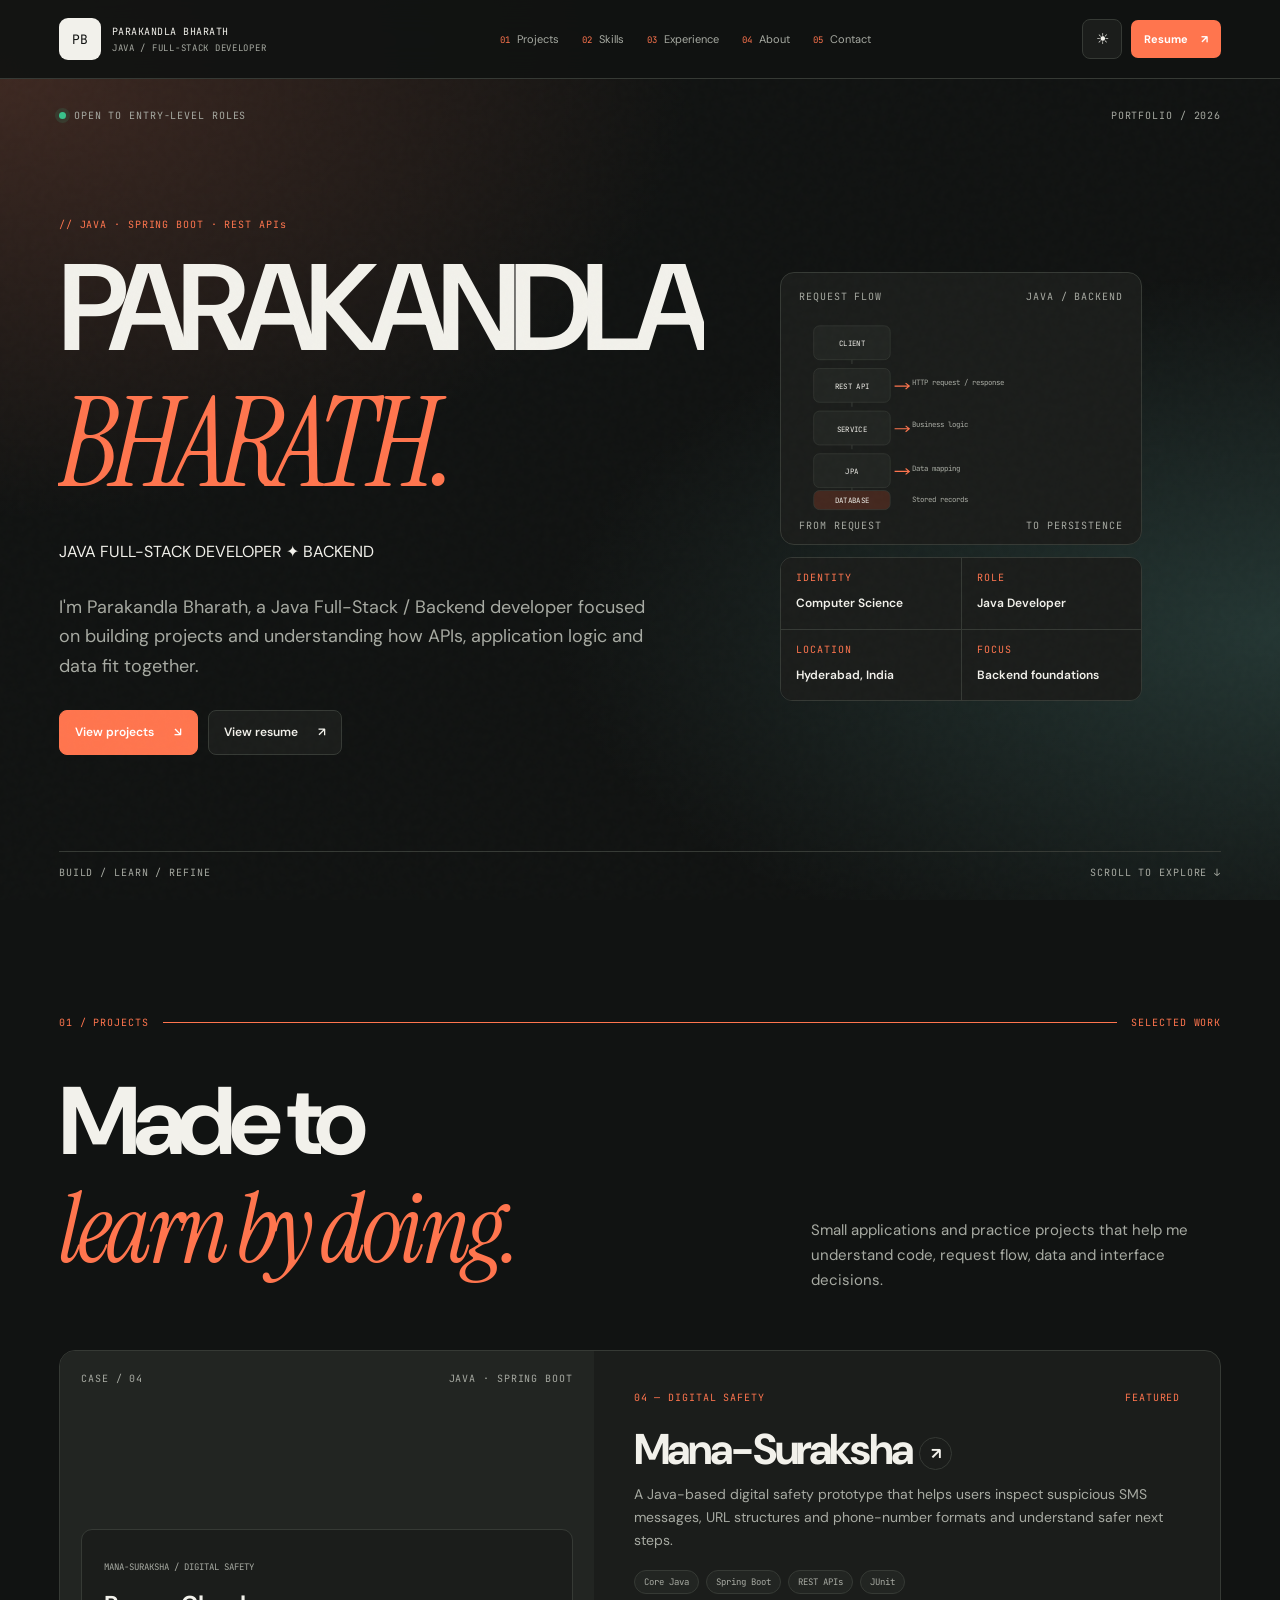
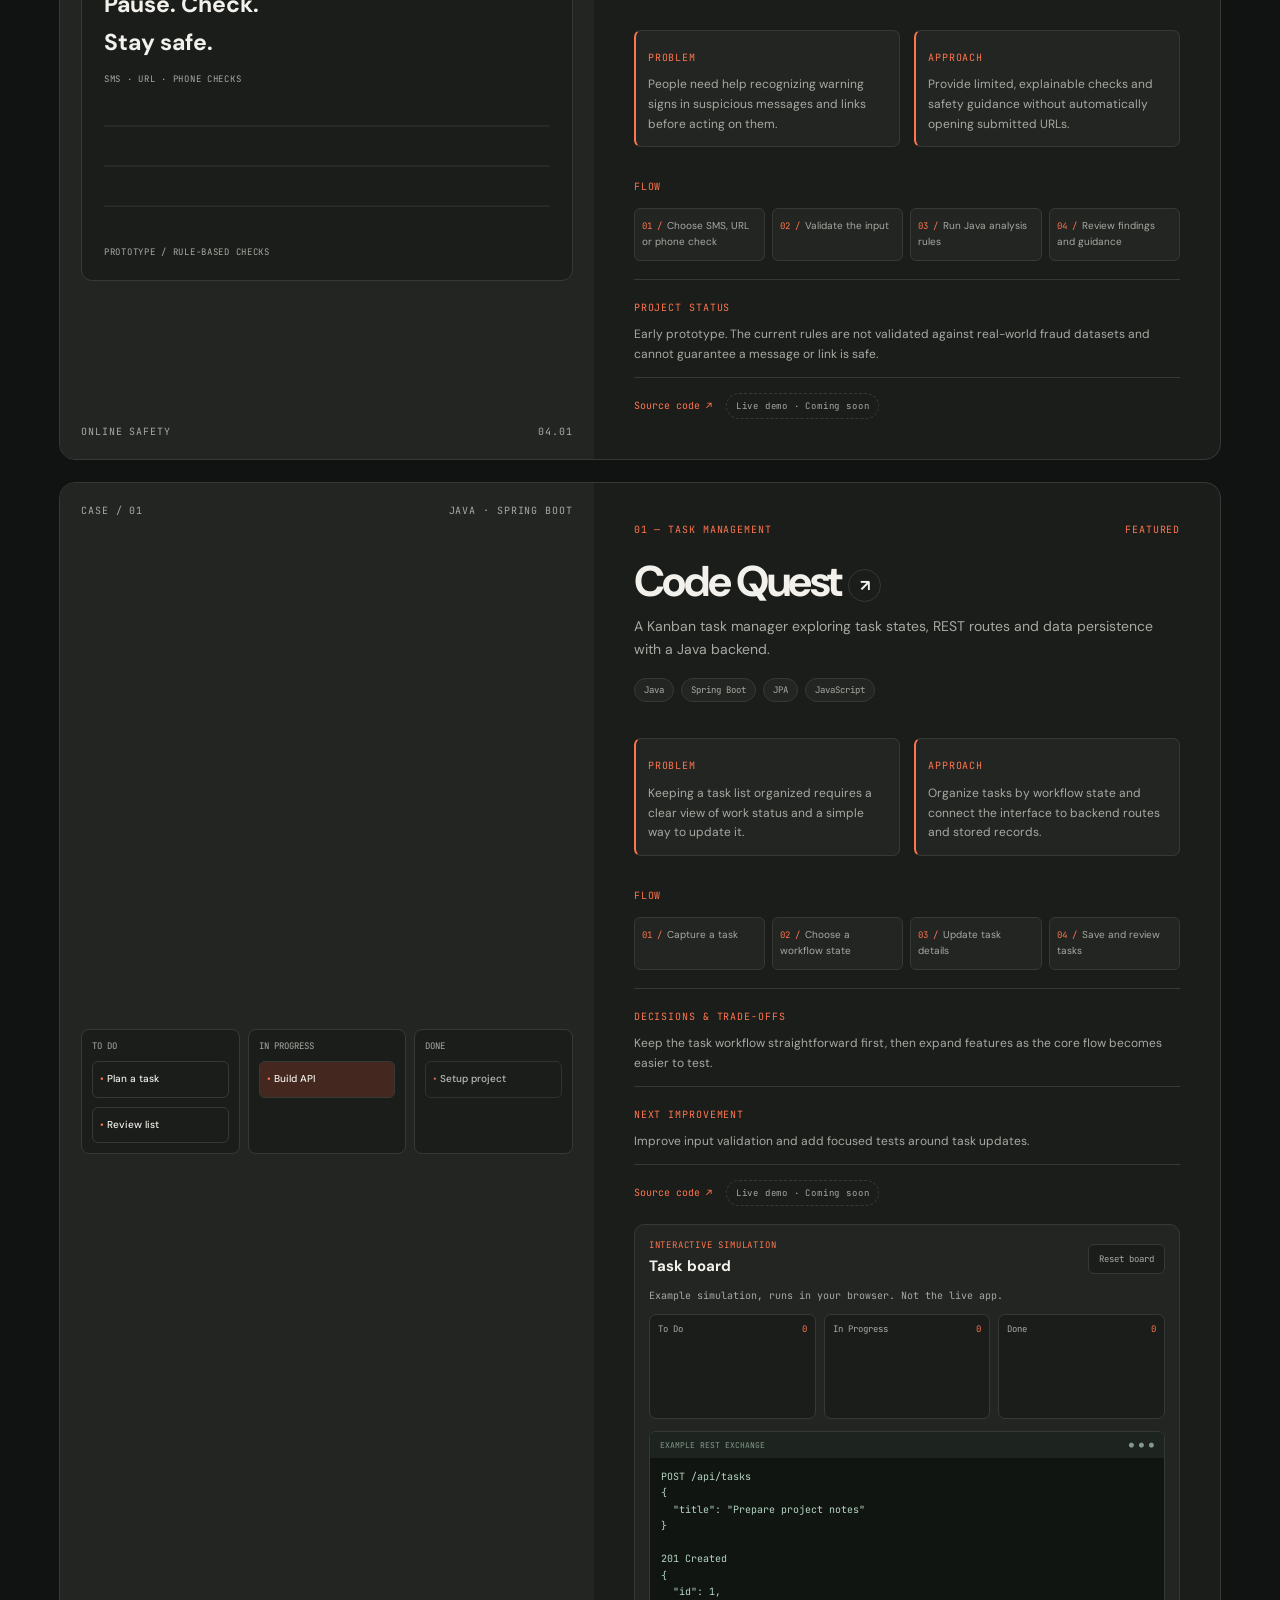
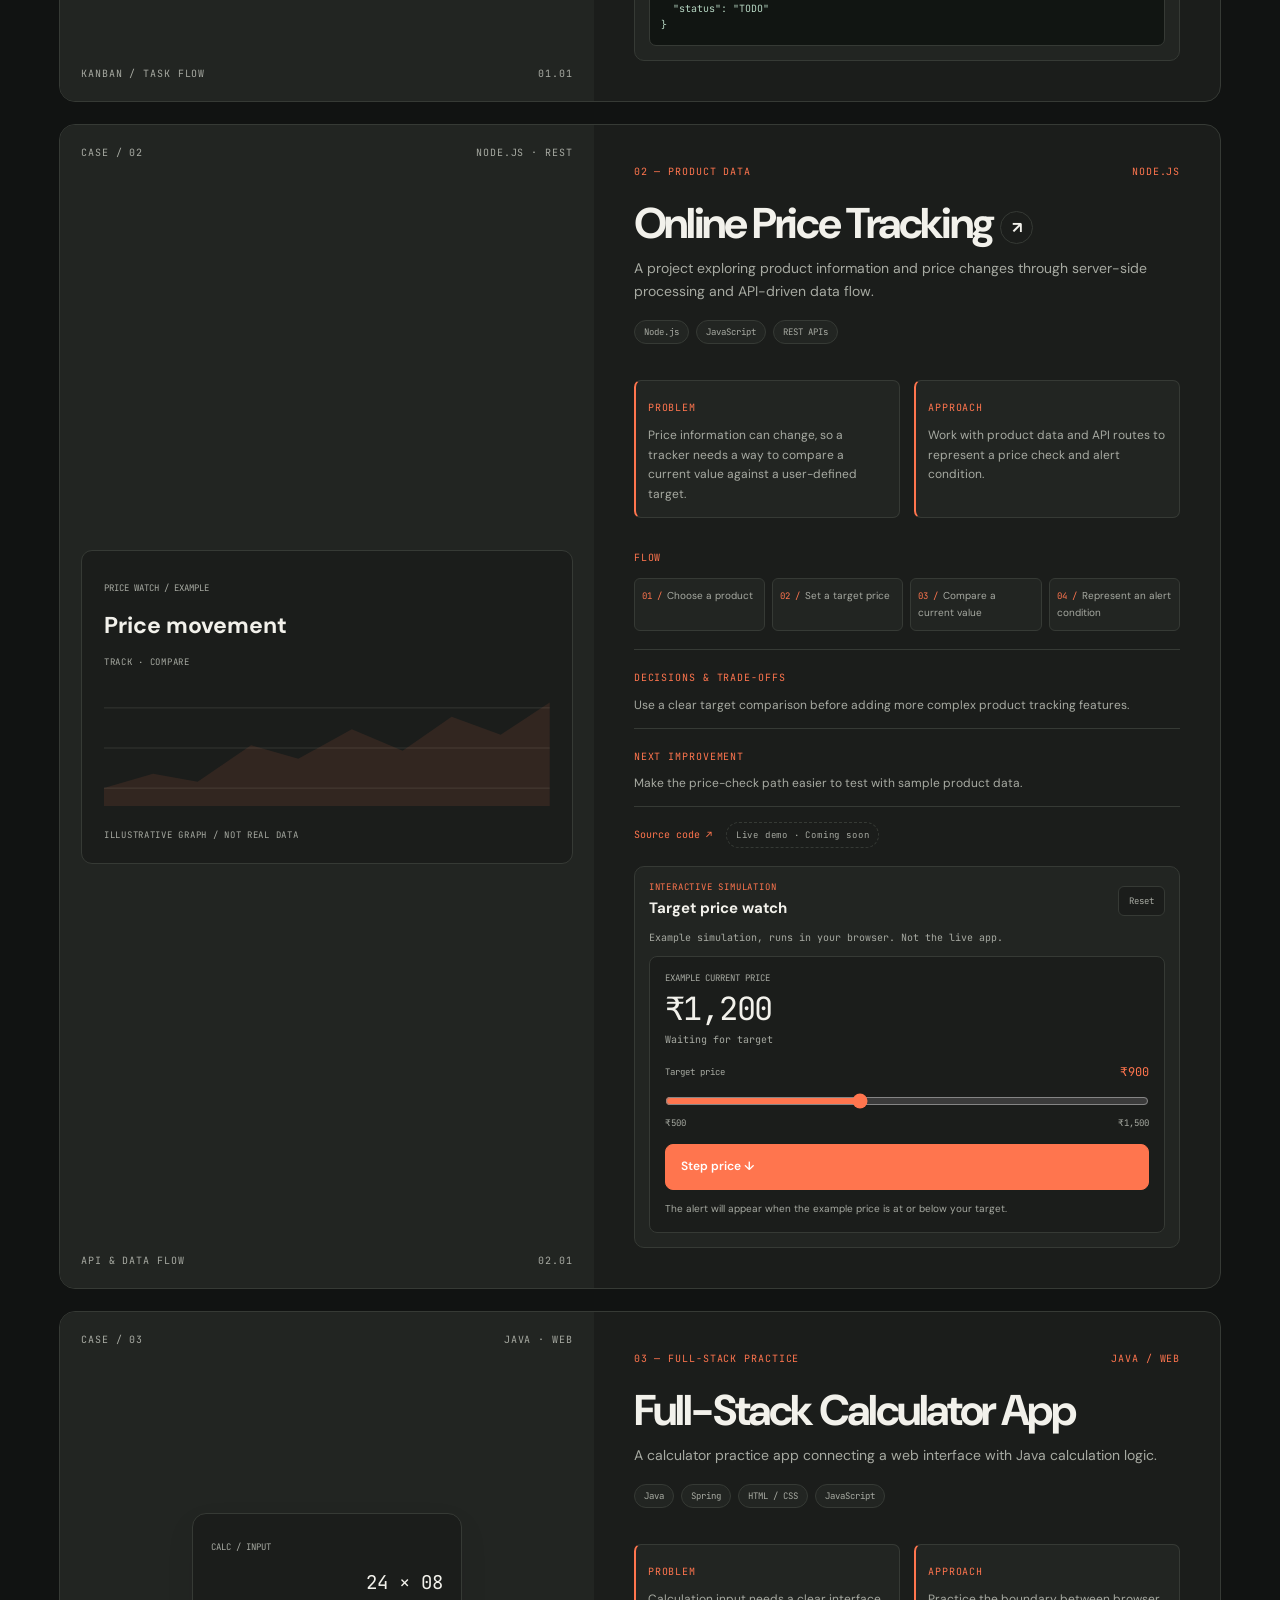
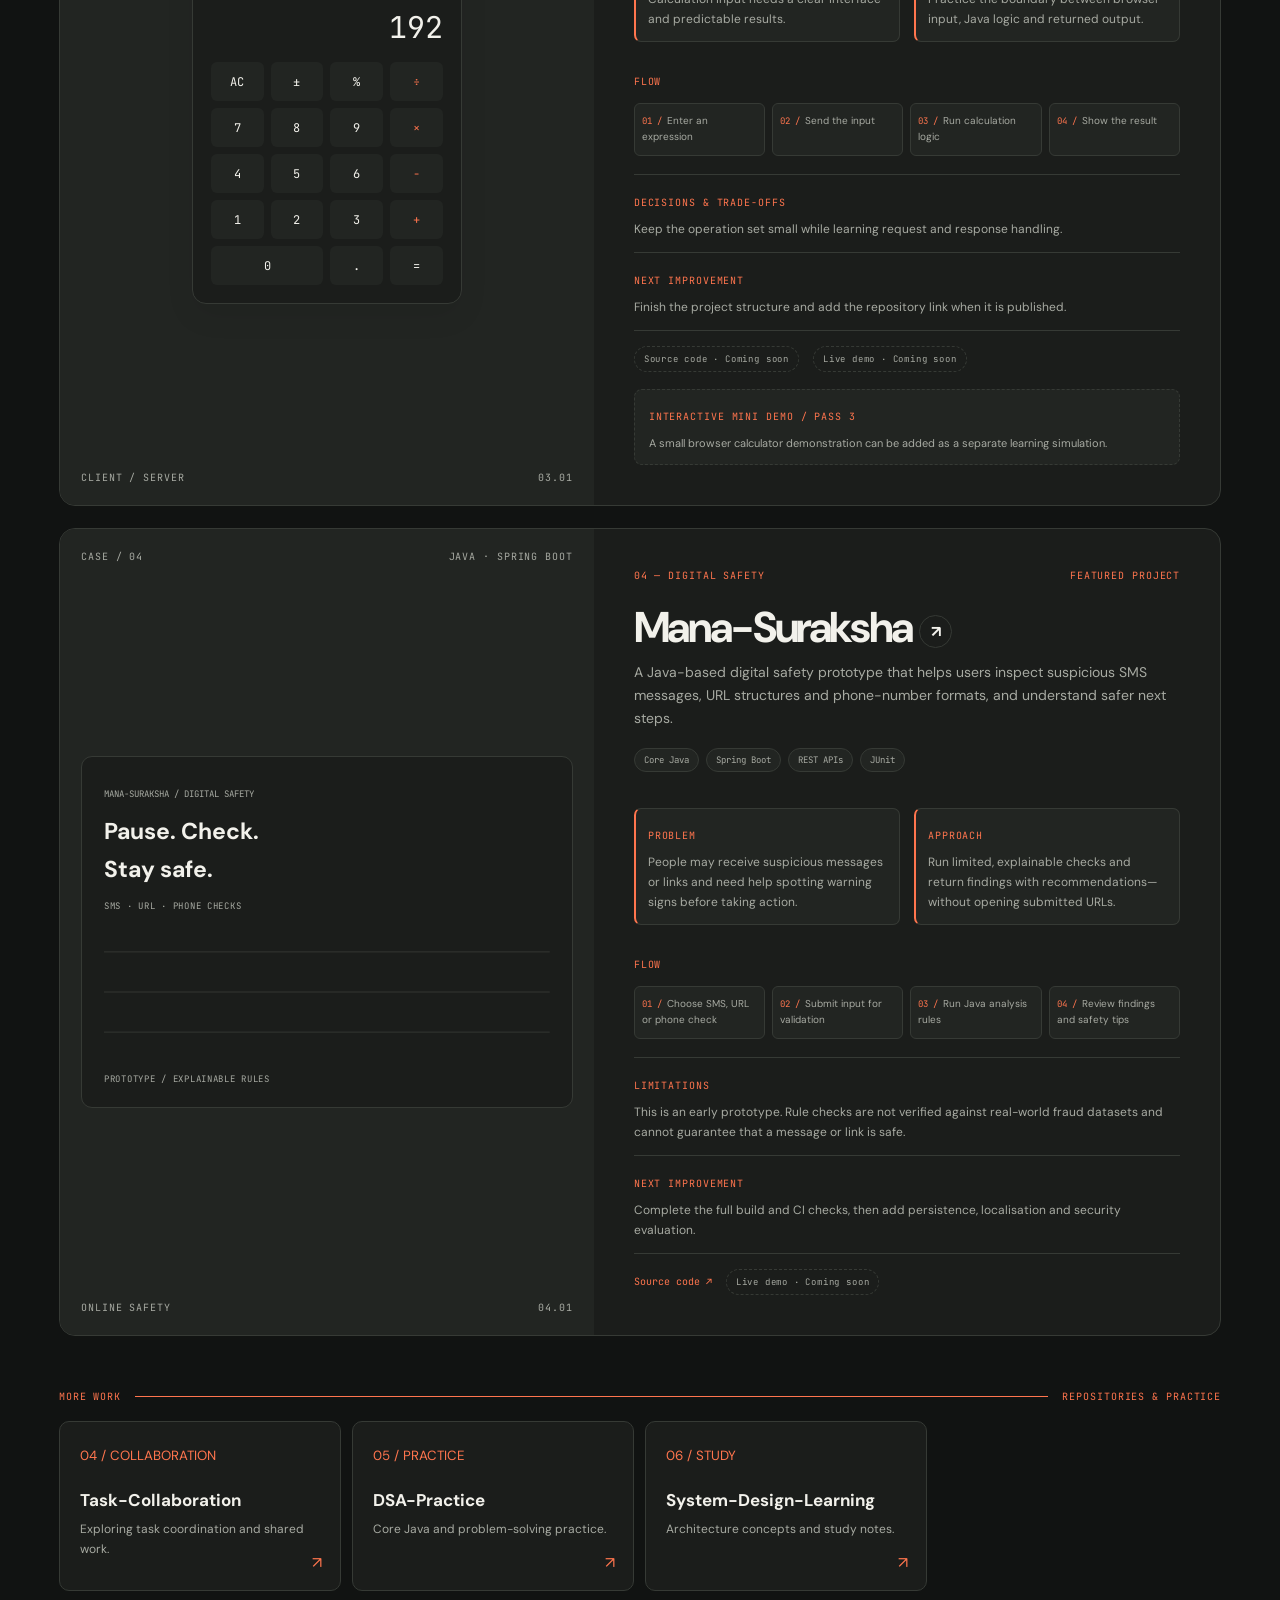
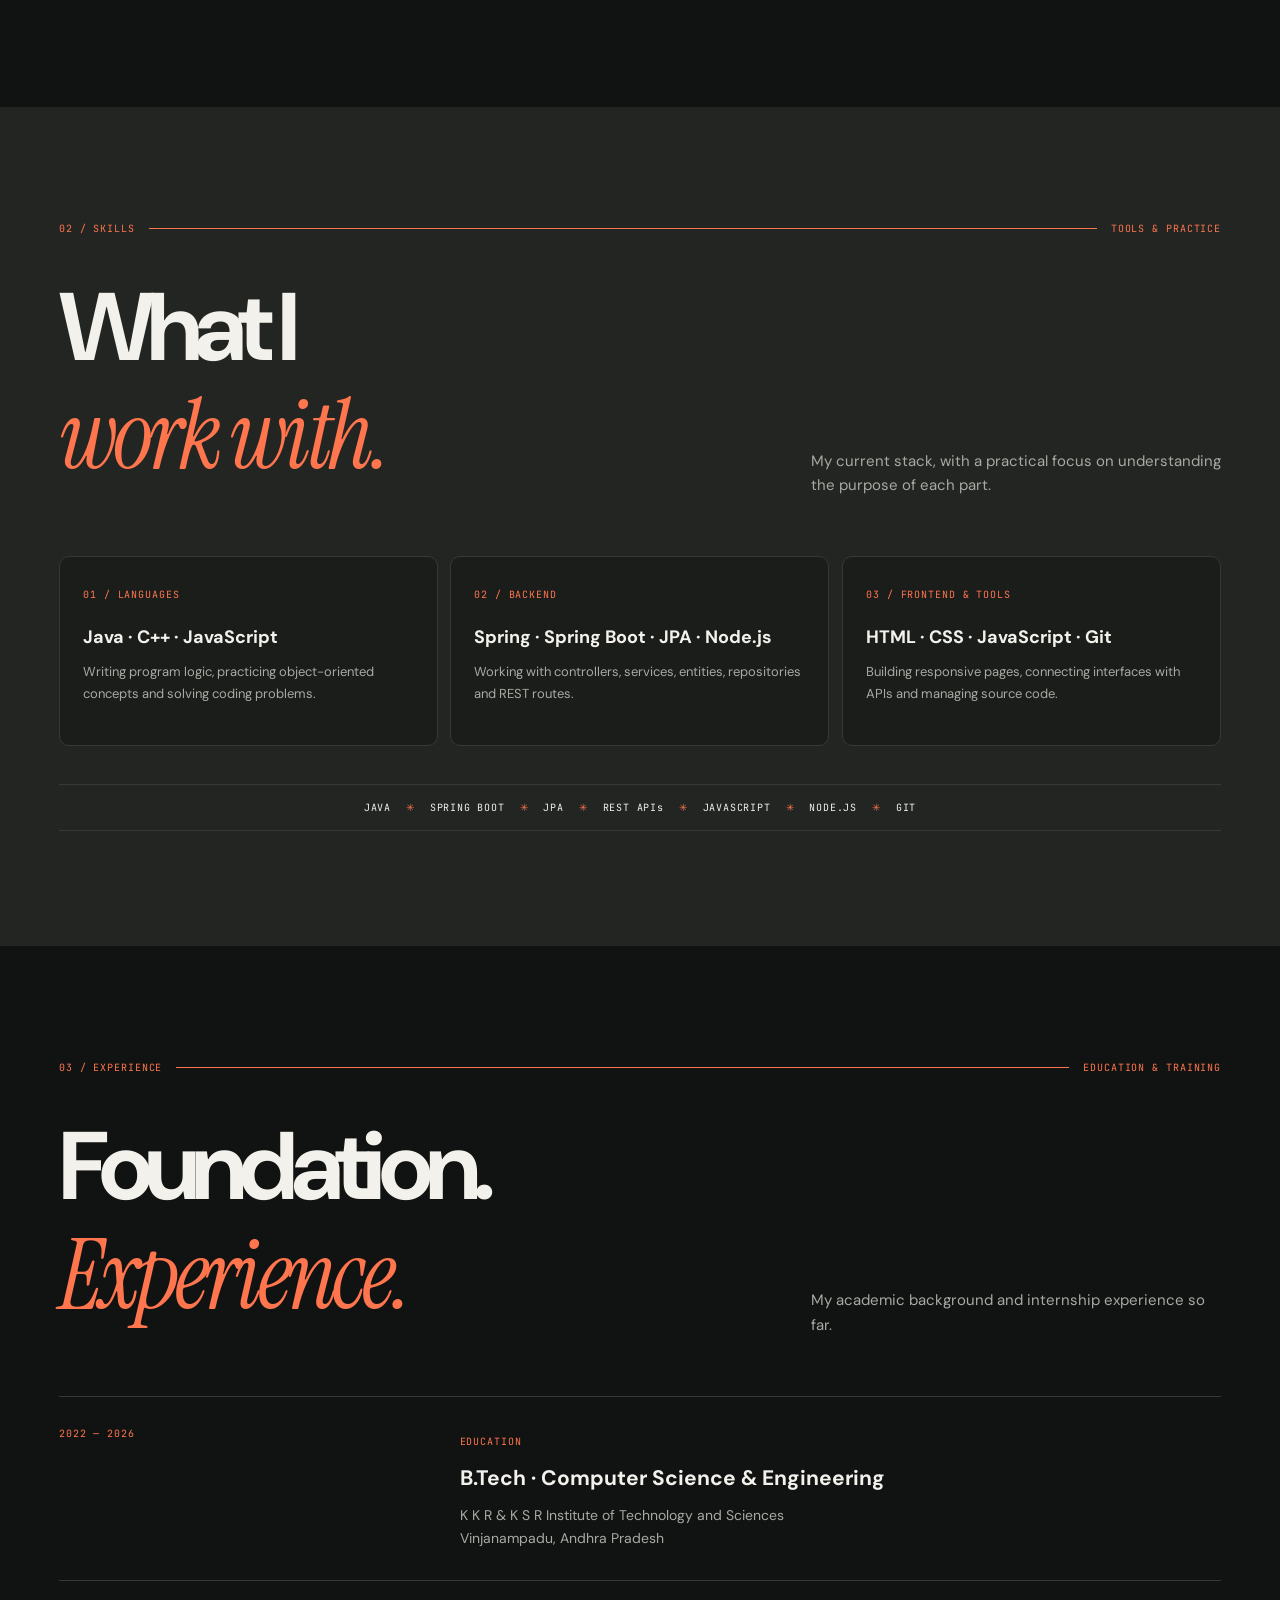
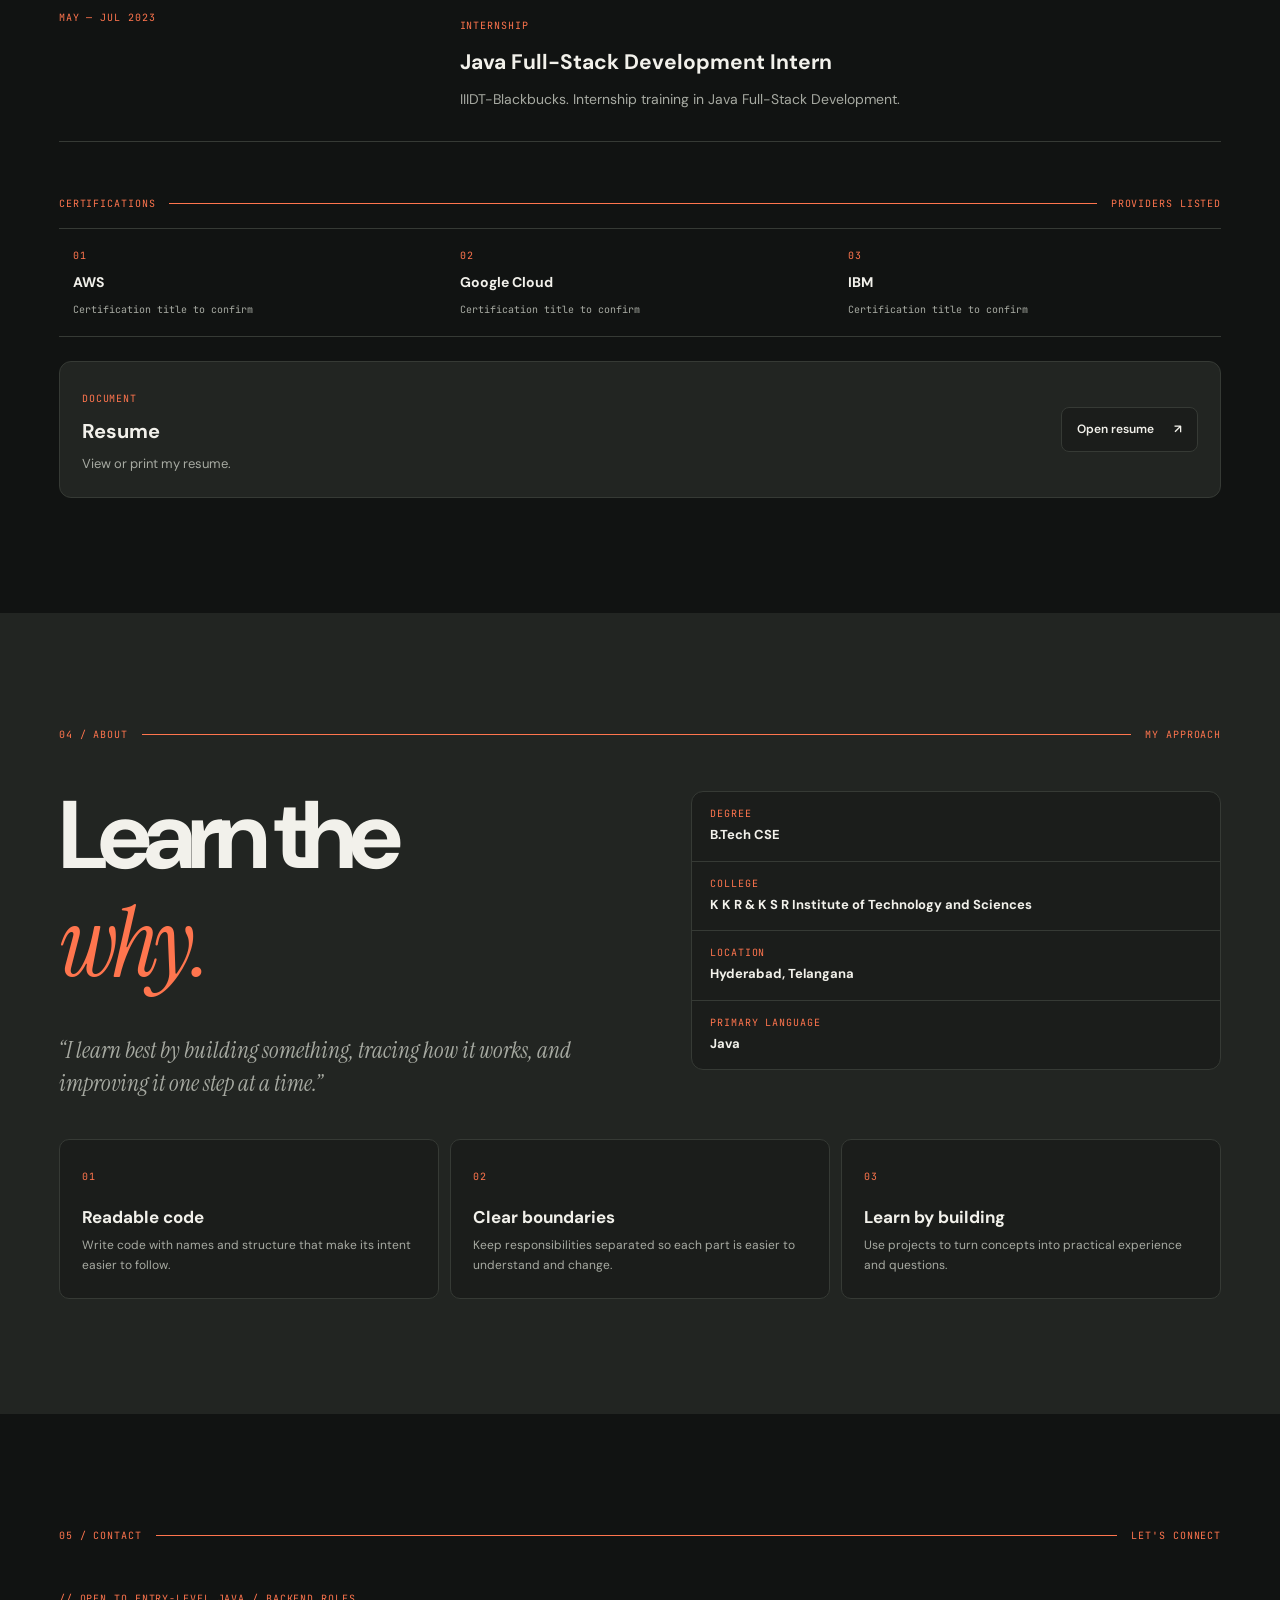
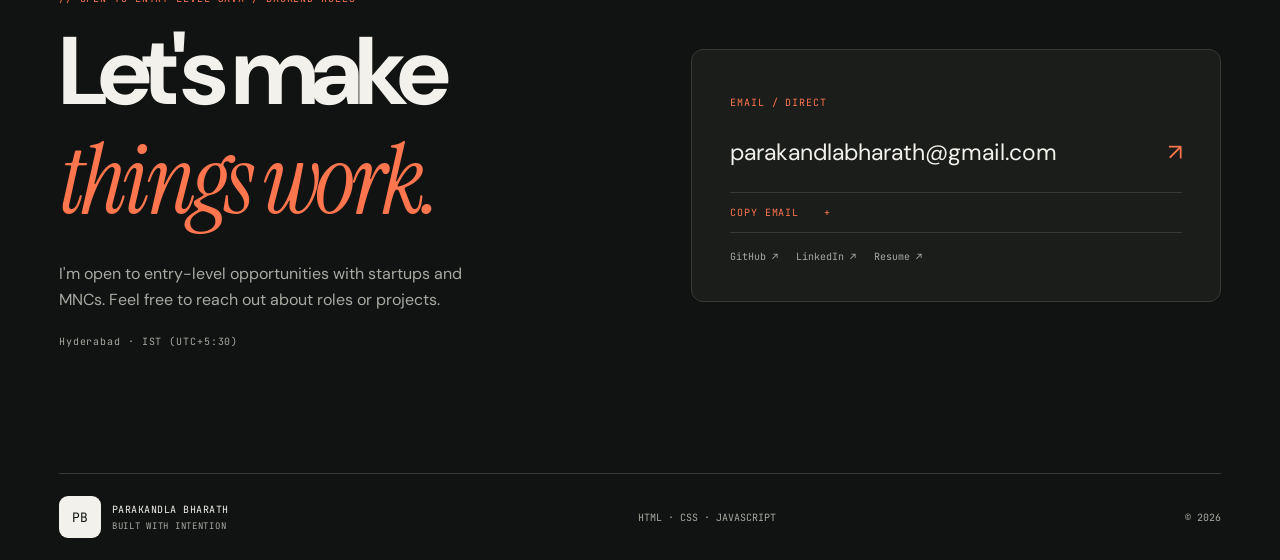
<file: index.html>
<!doctype html>
<html lang="en">
<head>
  <meta charset="utf-8">
  <meta name="viewport" content="width=device-width,initial-scale=1">
  <meta name="theme-color" content="#111211">
  <title>Parakandla Bharath — Java Full-Stack Developer</title>
  <meta name="description" content="Portfolio of Parakandla Bharath, entry-level Java Full-Stack and Backend Developer in Hyderabad, India.">
  <meta property="og:title" content="Parakandla Bharath — Developer Portfolio">
  <meta property="og:description" content="Java, Spring Boot, REST APIs and projects built while learning.">
  <meta property="og:type" content="website">
  <meta property="og:url" content="https://parakandlabharath.github.io/bharath-portfolio/">
  <link rel="canonical" href="https://parakandlabharath.github.io/bharath-portfolio/">
  <link rel="icon" href="assets/favicon.svg" type="image/svg+xml">
  <link rel="preconnect" href="https://fonts.googleapis.com">
  <link rel="preconnect" href="https://fonts.gstatic.com" crossorigin>
  <link href="https://fonts.googleapis.com/css2?family=DM+Sans:wght@400;500;600;700&family=Instrument+Serif:ital@0;1&family=JetBrains+Mono:wght@400;500&display=swap" rel="stylesheet">
  <link rel="stylesheet" href="css/styles.css">
  <!-- Optional glass and motion layer; remove this line to revert the enhancement. -->
  <link rel="stylesheet" href="css/glass-motion.css">
</head>
<body>
  <a class="skip-link" href="#main">Skip to content</a>
  <div class="backdrop" aria-hidden="true"><canvas id="network"></canvas></div>
  <div class="grain" aria-hidden="true"></div>
  <div class="scroll-progress" aria-hidden="true"></div>

  <header class="site-header">
    <div class="wrap header-inner">
      <a class="brand" href="#home" aria-label="PB, back to top"><span class="brand-mark">PB</span><span class="brand-copy">PARAKANDLA BHARATH<small>JAVA / FULL-STACK DEVELOPER</small></span></a>
      <nav class="desktop-nav" aria-label="Primary navigation">
        <a href="#projects"><span>01</span> Projects</a><a href="#skills"><span>02</span> Skills</a><a href="#experience"><span>03</span> Experience</a><a href="#about"><span>04</span> About</a><a href="#contact"><span>05</span> Contact</a>
      </nav>
      <div class="header-actions">
        <button class="theme-toggle" type="button" aria-label="Switch to light theme" aria-pressed="false">◐</button>
        <a class="resume-link" href="resume.html" aria-label="Open resume">Resume <span>↗</span></a>
        <button class="menu-toggle" type="button" aria-controls="mobile-nav" aria-expanded="false" aria-label="Open navigation">☰</button>
      </div>
    </div>
    <nav class="mobile-nav" id="mobile-nav" aria-label="Mobile navigation">
      <a href="#projects"><span>01</span> Projects</a><a href="#skills"><span>02</span> Skills</a><a href="#experience"><span>03</span> Experience</a><a href="#about"><span>04</span> About</a><a href="#contact"><span>05</span> Contact</a>
    </nav>
  </header>

  <main id="main">
    <section class="hero wrap" id="home">
      <div class="hero-top"><span class="status"><i></i> OPEN TO ENTRY-LEVEL ROLES</span><span class="mono">PORTFOLIO / 2026</span></div>
      <div class="hero-grid">
        <div class="hero-copy">
          <p class="kicker reveal">// JAVA · SPRING BOOT · REST APIs</p>
          <h1 class="hero-name">PARAKANDLA<br><em>BHARATH.</em></h1><p class="hero-role">JAVA FULL-STACK DEVELOPER <span>✦</span> BACKEND</p>
          <p class="hero-intro">I'm Parakandla Bharath, a Java Full-Stack / Backend developer focused on building projects and understanding how APIs, application logic and data fit together.</p>
          <div class="hero-buttons"><a class="button button-primary" href="#projects">View projects <span>↘</span></a><a class="button button-secondary" href="resume.html">View resume <span>↗</span></a></div>
        </div>
        <aside class="hero-side reveal">
          <div class="flow-panel" aria-label="Illustrated request flow: Client to REST API, Service, JPA and Database">
            <div class="flow-head"><span>REQUEST FLOW</span><span>JAVA / BACKEND</span></div>
            <svg class="request-flow" viewBox="0 0 440 270" role="img" aria-labelledby="flow-title flow-desc">
              <title id="flow-title">Typical backend request path</title><desc id="flow-desc">A client request passes through a REST API, service layer, JPA, and a database.</desc>
              <path class="flow-line" d="M72 36V70M72 94V128M72 152V186M72 210V236" />
              <circle class="flow-dot" r="4" cx="72" cy="36"/>
              <rect class="flow-node" x="20" y="12" width="104" height="46" rx="8"/><text class="flow-label" x="72" y="40" text-anchor="middle">CLIENT</text>
              <rect class="flow-node" x="20" y="70" width="104" height="46" rx="8"/><text class="flow-label" x="72" y="98" text-anchor="middle">REST API</text>
              <rect class="flow-node" x="20" y="128" width="104" height="46" rx="8"/><text class="flow-label" x="72" y="156" text-anchor="middle">SERVICE</text>
              <rect class="flow-node" x="20" y="186" width="104" height="46" rx="8"/><text class="flow-label" x="72" y="214" text-anchor="middle">JPA</text>
              <rect class="flow-node flow-db" x="20" y="236" width="104" height="26" rx="8"/><text class="flow-label" x="72" y="253" text-anchor="middle">DATABASE</text>
              <g class="flow-side-note"><text x="154" y="92">HTTP request / response</text><text x="154" y="150">Business logic</text><text x="154" y="210">Data mapping</text><text x="154" y="252">Stored records</text></g>
              <path class="flow-arrow" d="M130 94h20m-5-4 5 4-5 4M130 152h20m-5-4 5 4-5 4M130 210h20m-5-4 5 4-5 4"/>
            </svg>
            <div class="flow-foot"><span>FROM REQUEST</span><span>TO PERSISTENCE</span></div>
          </div>
          <div class="spec-grid">
            <div><small>IDENTITY</small><strong>Computer Science</strong></div><div><small>ROLE</small><strong>Java Developer</strong></div><div><small>LOCATION</small><strong>Hyderabad, India</strong></div><div><small>FOCUS</small><strong>Backend foundations</strong></div>
          </div>
        </aside>
      </div>
      <div class="hero-bottom"><span>BUILD / LEARN / REFINE</span><a href="#projects">SCROLL TO EXPLORE ↓</a></div>
    </section>

    <section class="section wrap" id="projects">
      <div class="section-label"><span>01 / PROJECTS</span><i></i><span>SELECTED WORK</span></div>
      <div class="section-heading"><h2>Made to<br><em>learn by doing.</em></h2><p>Small applications and practice projects that help me understand code, request flow, data and interface decisions.</p></div>
      <div class="project-list">
        <article class="project-card reveal" id="mana-suraksha">
          <div class="project-visual price-visual">
            <div class="visual-top"><span>CASE / 04</span><span>JAVA · SPRING BOOT</span></div>
            <div class="price-art"><small>MANA-SURAKSHA / DIGITAL SAFETY</small><strong>Pause. Check.<br>Stay safe.</strong><span>SMS · URL · PHONE CHECKS</span><svg viewBox="0 0 500 130" aria-label="Illustrative digital safety scan"><path class="chart-grid" d="M0 20H500M0 65H500M0 110H500"/><path class="chart-line" d="M15 95L95 95L145 60L205 60L255 95L315 95L365 35L425 35L485 80"/></svg><span class="chart-note">PROTOTYPE / RULE-BASED CHECKS</span></div>
            <div class="visual-bottom"><span>ONLINE SAFETY</span><span>04.01</span></div>
          </div>
          <div class="project-content">
            <div class="project-meta"><span>04 — DIGITAL SAFETY</span><span>FEATURED</span></div>
            <h3>Mana-Suraksha <a href="https://github.com/parakandlabharath/Mana-Suraksha" target="_blank" rel="noopener" aria-label="Open Mana-Suraksha source repository">↗</a></h3>
            <p class="project-summary">A Java-based digital safety prototype that helps users inspect suspicious SMS messages, URL structures and phone-number formats and understand safer next steps.</p>
            <div class="chips"><span>Core Java</span><span>Spring Boot</span><span>REST APIs</span><span>JUnit</span></div>
            <div class="project-notes"><div><small>PROBLEM</small><p>People need help recognizing warning signs in suspicious messages and links before acting on them.</p></div><div><small>APPROACH</small><p>Provide limited, explainable checks and safety guidance without automatically opening submitted URLs.</p></div></div>
            <div class="project-flow"><small>FLOW</small><ol><li>Choose SMS, URL or phone check</li><li>Validate the input</li><li>Run Java analysis rules</li><li>Review findings and guidance</li></ol></div>
            <div class="decision"><small>PROJECT STATUS</small><p>Early prototype. The current rules are not validated against real-world fraud datasets and cannot guarantee a message or link is safe.</p></div>
            <div class="project-links"><a class="text-link" href="https://github.com/parakandlabharath/Mana-Suraksha" target="_blank" rel="noopener">Source code ↗</a><span class="coming">Live demo · Coming soon</span></div>
          </div>
        </article>

        <!-- DRAFT: verify — the Problem, Approach, Decisions and Next improvement text for Code Quest is explanatory portfolio copy, not a feature audit. -->        <article class="project-card reveal" id="code-quest">
          <div class="project-visual kanban-visual">
            <div class="visual-top"><span>CASE / 01</span><span>JAVA · SPRING BOOT</span></div>
            <div class="mini-board" aria-hidden="true"><div><small>TO DO</small><b>Plan a task</b><b>Review list</b></div><div><small>IN PROGRESS</small><b class="task-active">Build API</b></div><div><small>DONE</small><b class="task-done">Setup project</b></div></div>
            <div class="visual-bottom"><span>KANBAN / TASK FLOW</span><span>01.01</span></div>
          </div>
          <div class="project-content">
            <div class="project-meta"><span>01 — TASK MANAGEMENT</span><span>FEATURED</span></div>
            <h3>Code Quest <a href="https://github.com/parakandlabharath/Code-Quest" target="_blank" rel="noopener" aria-label="Open Code Quest source repository">↗</a></h3>
            <p class="project-summary">A Kanban task manager exploring task states, REST routes and data persistence with a Java backend.</p>
            <div class="chips"><span>Java</span><span>Spring Boot</span><span>JPA</span><span>JavaScript</span></div>
            <div class="project-notes"><div><small>PROBLEM</small><p>Keeping a task list organized requires a clear view of work status and a simple way to update it.</p></div><div><small>APPROACH</small><p>Organize tasks by workflow state and connect the interface to backend routes and stored records.</p></div></div>
            <div class="project-flow"><small>FLOW</small><ol><li>Capture a task</li><li>Choose a workflow state</li><li>Update task details</li><li>Save and review tasks</li></ol></div>
            <div class="decision"><small>DECISIONS & TRADE-OFFS</small><p>Keep the task workflow straightforward first, then expand features as the core flow becomes easier to test.</p></div>
            <div class="next-step"><small>NEXT IMPROVEMENT</small><p>Improve input validation and add focused tests around task updates.</p></div>
            <div class="project-links"><a class="text-link" href="https://github.com/parakandlabharath/Code-Quest" target="_blank" rel="noopener">Source code ↗</a><span class="coming">Live demo · Coming soon</span></div>
            <div class="demo-box" aria-label="Kanban browser simulation">
              <div class="demo-heading"><div><small>INTERACTIVE SIMULATION</small><strong>Task board</strong></div><button class="demo-reset" type="button" data-board-reset>Reset board</button></div>
              <p class="demo-disclaimer">Example simulation, runs in your browser. Not the live app.</p>
              <div class="kanban-demo" id="kanban-demo">
                <div class="kanban-column" data-column="todo"><h4>To Do <span data-count>0</span></h4><div class="kanban-list" data-list="todo"></div></div>
                <div class="kanban-column" data-column="doing"><h4>In Progress <span data-count>0</span></h4><div class="kanban-list" data-list="doing"></div></div>
                <div class="kanban-column" data-column="done"><h4>Done <span data-count>0</span></h4><div class="kanban-list" data-list="done"></div></div>
              </div>
              <div class="terminal-demo"><div class="terminal-top"><span>EXAMPLE REST EXCHANGE</span><span>● ● ●</span></div><pre aria-live="polite" id="rest-terminal">POST /api/tasks
{
  "title": "Prepare project notes"
}

201 Created
{
  "id": 1,
  "status": "TODO"
}</pre></div>
            </div>
          </div>
        </article>
        <!-- DRAFT: verify — the Problem, Approach, Decisions and Next improvement text for Price Tracking is explanatory portfolio copy, not a feature audit. -->        <article class="project-card reveal" id="price-tracking">
          <div class="project-visual price-visual">
            <div class="visual-top"><span>CASE / 02</span><span>NODE.JS · REST</span></div>
            <div class="price-art"><small>PRICE WATCH / EXAMPLE</small><strong>Price movement</strong><span>TRACK · COMPARE</span><svg viewBox="0 0 500 130" aria-label="Illustrative price movement chart"><path class="chart-grid" d="M0 20H500M0 65H500M0 110H500"/><path class="chart-area" d="M0 110L55 94L105 103L165 62L218 77L278 44L335 68L390 30L445 50L500 14V130H0Z"/><path class="chart-line" d="M0 110L55 94L105 103L165 62L218 77L278 44L335 68L390 30L445 50L500 14"/></svg><span class="chart-note">ILLUSTRATIVE GRAPH / NOT REAL DATA</span></div>
            <div class="visual-bottom"><span>API & DATA FLOW</span><span>02.01</span></div>
          </div>
          <div class="project-content">
            <div class="project-meta"><span>02 — PRODUCT DATA</span><span>NODE.JS</span></div>
            <h3>Online Price Tracking <a href="https://github.com/parakandlabharath/Online-price-tracking" target="_blank" rel="noopener" aria-label="Open Online Price Tracking source repository">↗</a></h3>
            <p class="project-summary">A project exploring product information and price changes through server-side processing and API-driven data flow.</p>
            <div class="chips"><span>Node.js</span><span>JavaScript</span><span>REST APIs</span></div>
            <div class="project-notes"><div><small>PROBLEM</small><p>Price information can change, so a tracker needs a way to compare a current value against a user-defined target.</p></div><div><small>APPROACH</small><p>Work with product data and API routes to represent a price check and alert condition.</p></div></div>
            <div class="project-flow"><small>FLOW</small><ol><li>Choose a product</li><li>Set a target price</li><li>Compare a current value</li><li>Represent an alert condition</li></ol></div>
            <div class="decision"><small>DECISIONS & TRADE-OFFS</small><p>Use a clear target comparison before adding more complex product tracking features.</p></div>
            <div class="next-step"><small>NEXT IMPROVEMENT</small><p>Make the price-check path easier to test with sample product data.</p></div>
            <div class="project-links"><a class="text-link" href="https://github.com/parakandlabharath/Online-price-tracking" target="_blank" rel="noopener">Source code ↗</a><span class="coming">Live demo · Coming soon</span></div>
            <div class="demo-box" aria-label="Price alert browser simulation">
              <div class="demo-heading"><div><small>INTERACTIVE SIMULATION</small><strong>Target price watch</strong></div><button class="demo-reset" type="button" data-price-reset>Reset</button></div>
              <p class="demo-disclaimer">Example simulation, runs in your browser. Not the live app.</p>
              <div class="price-demo">
                <div class="price-current"><small>EXAMPLE CURRENT PRICE</small><strong id="sim-price">₹1,200</strong><span id="price-status" class="price-status">Waiting for target</span></div>
                <label class="target-label" for="target-price">Target price <strong id="target-display">₹900</strong></label>
                <input id="target-price" type="range" min="500" max="1500" step="50" value="900">
                <div class="range-labels"><span>₹500</span><span>₹1,500</span></div>
                <button type="button" class="button button-primary price-step" id="price-step">Step price ↓</button>
                <p class="price-note" id="price-note" aria-live="polite">The alert will appear when the example price is at or below your target.</p>
              </div>
            </div>
          </div>
        </article>
        <!-- DRAFT: verify — calculator flow and next-improvement notes are drafted from the supplied project summary. -->        <article class="project-card reveal" id="calculator">
          <div class="project-visual calc-visual">
            <div class="visual-top"><span>CASE / 03</span><span>JAVA · WEB</span></div><div class="calculator-art"><small>CALC / INPUT</small><span>24 × 08</span><strong>192</strong><div class="calc-keys"><b>AC</b><b>±</b><b>%</b><b>÷</b><b>7</b><b>8</b><b>9</b><b>×</b><b>4</b><b>5</b><b>6</b><b>−</b><b>1</b><b>2</b><b>3</b><b>+</b><b class="wide">0</b><b>.</b><b>=</b></div></div>
            <div class="visual-bottom"><span>CLIENT / SERVER</span><span>03.01</span></div>
          </div>
          <div class="project-content">
            <div class="project-meta"><span>03 — FULL-STACK PRACTICE</span><span>JAVA / WEB</span></div>
            <h3>Full-Stack Calculator App</h3>
            <p class="project-summary">A calculator practice app connecting a web interface with Java calculation logic.</p>
            <div class="chips"><span>Java</span><span>Spring</span><span>HTML / CSS</span><span>JavaScript</span></div>
            <div class="project-notes"><div><small>PROBLEM</small><p>Calculation input needs a clear interface and predictable results.</p></div><div><small>APPROACH</small><p>Practice the boundary between browser input, Java logic and returned output.</p></div></div>
            <div class="project-flow"><small>FLOW</small><ol><li>Enter an expression</li><li>Send the input</li><li>Run calculation logic</li><li>Show the result</li></ol></div>
            <div class="decision"><small>DECISIONS & TRADE-OFFS</small><p>Keep the operation set small while learning request and response handling.</p></div>
            <div class="next-step"><small>NEXT IMPROVEMENT</small><p>Finish the project structure and add the repository link when it is published.</p></div>
            <div class="project-links"><span class="coming">Source code · Coming soon</span><span class="coming">Live demo · Coming soon</span></div>
            <div class="demo-placeholder"><small>INTERACTIVE MINI DEMO / PASS 3</small><p>A small browser calculator demonstration can be added as a separate learning simulation.</p></div>
          </div>
        </article>
        <article class="project-card reveal" id="mana-suraksha">
          <div class="project-visual safety-visual">
            <div class="visual-top"><span>CASE / 04</span><span>JAVA · SPRING BOOT</span></div>
            <div class="price-art safety-art"><small>MANA-SURAKSHA / DIGITAL SAFETY</small><strong>Pause. Check.<br>Stay safe.</strong><span>SMS · URL · PHONE CHECKS</span><svg viewBox="0 0 500 130" role="img" aria-label="Illustrative digital safety scan"><path class="chart-grid" d="M0 20H500M0 65H500M0 110H500"/><path class="chart-line" d="M15 95L95 95L145 60L205 60L255 95L315 95L365 35L425 35L485 80"/></svg><span class="chart-note">PROTOTYPE / EXPLAINABLE RULES</span></div>
            <div class="visual-bottom"><span>ONLINE SAFETY</span><span>04.01</span></div>
          </div>
          <div class="project-content">
            <div class="project-meta"><span>04 — DIGITAL SAFETY</span><span>FEATURED PROJECT</span></div>
            <h3>Mana-Suraksha <a href="https://github.com/parakandlabharath/Mana-Suraksha" target="_blank" rel="noopener" aria-label="Open Mana-Suraksha source repository">↗</a></h3>
            <p class="project-summary">A Java-based digital safety prototype that helps users inspect suspicious SMS messages, URL structures and phone-number formats, and understand safer next steps.</p>
            <div class="chips"><span>Core Java</span><span>Spring Boot</span><span>REST APIs</span><span>JUnit</span></div>
            <div class="project-notes"><div><small>PROBLEM</small><p>People may receive suspicious messages or links and need help spotting warning signs before taking action.</p></div><div><small>APPROACH</small><p>Run limited, explainable checks and return findings with recommendations—without opening submitted URLs.</p></div></div>
            <div class="project-flow"><small>FLOW</small><ol><li>Choose SMS, URL or phone check</li><li>Submit input for validation</li><li>Run Java analysis rules</li><li>Review findings and safety tips</li></ol></div>
            <div class="decision"><small>LIMITATIONS</small><p>This is an early prototype. Rule checks are not verified against real-world fraud datasets and cannot guarantee that a message or link is safe.</p></div>
            <div class="next-step"><small>NEXT IMPROVEMENT</small><p>Complete the full build and CI checks, then add persistence, localisation and security evaluation.</p></div>
            <div class="project-links"><a class="text-link" href="https://github.com/parakandlabharath/Mana-Suraksha" target="_blank" rel="noopener">Source code ↗</a><span class="coming">Live demo · Coming soon</span></div>
          </div>
        </article>
      </div>
      <div class="more-work">
        <div class="section-label"><span>MORE WORK</span><i></i><span>REPOSITORIES & PRACTICE</span></div>
        <div class="more-grid">
          <a class="more-card" href="https://github.com/parakandlabharath/Task-Collaboration" target="_blank" rel="noopener"><small>04 / COLLABORATION</small><strong>Task-Collaboration</strong><p>Exploring task coordination and shared work.</p><span>↗</span></a>

          <a class="more-card" href="https://github.com/parakandlabharath/DSA-Practice" target="_blank" rel="noopener"><small>05 / PRACTICE</small><strong>DSA-Practice</strong><p>Core Java and problem-solving practice.</p><span>↗</span></a>
          <a class="more-card" href="https://github.com/parakandlabharath/System-Design-Learning" target="_blank" rel="noopener"><small>06 / STUDY</small><strong>System-Design-Learning</strong><p>Architecture concepts and study notes.</p><span>↗</span></a>
        </div>
      </div>
    </section>

    <section class="section skills-section" id="skills">
      <div class="wrap">
        <div class="section-label"><span>02 / SKILLS</span><i></i><span>TOOLS & PRACTICE</span></div>
        <div class="section-heading"><h2>What I<br><em>work with.</em></h2><p>My current stack, with a practical focus on understanding the purpose of each part.</p></div>
        <div class="skills-grid">
          <article class="skill-card reveal"><small>01 / LANGUAGES</small><h3>Java · C++ · JavaScript</h3><p>Writing program logic, practicing object-oriented concepts and solving coding problems.</p></article>
          <article class="skill-card reveal"><small>02 / BACKEND</small><h3>Spring · Spring Boot · JPA · Node.js</h3><p>Working with controllers, services, entities, repositories and REST routes.</p></article>
          <article class="skill-card reveal"><small>03 / FRONTEND & TOOLS</small><h3>HTML · CSS · JavaScript · Git</h3><p>Building responsive pages, connecting interfaces with APIs and managing source code.</p></article>
        </div>
        <div class="skills-strip" aria-label="Technology list"><span>JAVA</span><i>✳</i><span>SPRING BOOT</span><i>✳</i><span>JPA</span><i>✳</i><span>REST APIs</span><i>✳</i><span>JAVASCRIPT</span><i>✳</i><span>NODE.JS</span><i>✳</i><span>GIT</span></div>
      </div>
    </section>

    <section class="section wrap" id="experience">
      <div class="section-label"><span>03 / EXPERIENCE</span><i></i><span>EDUCATION & TRAINING</span></div>
      <div class="section-heading"><h2>Foundation.<br><em>Experience.</em></h2><p>My academic background and internship experience so far.</p></div>
      <div class="timeline">
        <article><span>2022 — 2026</span><div><small>EDUCATION</small><h3>B.Tech · Computer Science & Engineering</h3><p>K K R & K S R Institute of Technology and Sciences<br>Vinjanampadu, Andhra Pradesh</p></div></article>
        <article><span>MAY — JUL 2023</span><div><small>INTERNSHIP</small><h3>Java Full-Stack Development Intern</h3><p>IIIDT-Blackbucks. Internship training in Java Full-Stack Development.</p></div></article>
      </div>
      <div class="certifications">
        <div class="section-label"><span>CERTIFICATIONS</span><i></i><span>PROVIDERS LISTED</span></div>
        <div class="cert-grid">
          <article><small>01</small><strong>AWS</strong><span>Certification title to confirm</span><!-- DRAFT: verify --></article>
          <article><small>02</small><strong>Google Cloud</strong><span>Certification title to confirm</span><!-- DRAFT: verify --></article>
          <article><small>03</small><strong>IBM</strong><span>Certification title to confirm</span><!-- DRAFT: verify --></article>
        </div>
      </div>
    <div class="resume-callout"><div><small>DOCUMENT</small><h3>Resume</h3><p>View or print my resume.</p></div><a class="button button-secondary" href="resume.html">Open resume <span>↗</span></a></div>
    </section>


    <section class="section about-section" id="about">
      <div class="wrap">
        <div class="section-label"><span>04 / ABOUT</span><i></i><span>MY APPROACH</span></div>
        <div class="about-grid"><div><h2>Learn the<br><em>why.</em></h2><p class="about-quote">“I learn best by building something, tracing how it works, and improving it one step at a time.”</p></div><div class="profile-card"><div><small>DEGREE</small><strong>B.Tech CSE</strong></div><div><small>COLLEGE</small><strong>K K R & K S R Institute of Technology and Sciences</strong></div><div><small>LOCATION</small><strong>Hyderabad, Telangana</strong></div><div><small>PRIMARY LANGUAGE</small><strong>Java</strong></div></div></div>
        <div class="principles"><article><small>01</small><h3>Readable code</h3><p>Write code with names and structure that make its intent easier to follow.</p></article><article><small>02</small><h3>Clear boundaries</h3><p>Keep responsibilities separated so each part is easier to understand and change.</p></article><article><small>03</small><h3>Learn by building</h3><p>Use projects to turn concepts into practical experience and questions.</p></article></div>
      </div>
    </section>

    <section class="section wrap contact-section" id="contact">
      <div class="section-label"><span>05 / CONTACT</span><i></i><span>LET'S CONNECT</span></div>
      <div class="contact-grid"><div><p class="kicker">// OPEN TO ENTRY-LEVEL JAVA / BACKEND ROLES</p><h2>Let's make<br><em>things work.</em></h2><p class="contact-intro">I'm open to entry-level opportunities with startups and MNCs. Feel free to reach out about roles or projects.</p><p class="timezone">Hyderabad · IST (UTC+5:30)</p></div><div class="contact-card"><small>EMAIL / DIRECT</small><a class="email-address" id="email-link" href="#">Email me <span>↗</span></a><button class="copy-email" id="copy-email" type="button">COPY EMAIL <span>+</span></button><div class="contact-links"><a href="https://github.com/parakandlabharath" target="_blank" rel="noopener">GitHub ↗</a><a href="https://www.linkedin.com/in/bharath-kumar-181316296/" target="_blank" rel="noopener">LinkedIn ↗</a><a href="resume.html">Resume ↗</a></div></div></div>
    </section>
  </main>
  <footer class="site-footer wrap"><a class="brand footer-brand" href="#home"><span class="brand-mark">PB</span><span class="brand-copy">PARAKANDLA BHARATH<small>BUILT WITH INTENTION</small></span></a><span>HTML · CSS · JAVASCRIPT</span><span>© <span id="year">2026</span></span></footer>
  <div class="toast" role="status" aria-live="polite"></div>
  <script src="js/main.js" defer></script>
  <!-- Optional glass motion behaviors, loaded after the existing script. -->
  <script src="js/motion.js" defer></script>
</body>
</html>
</file>
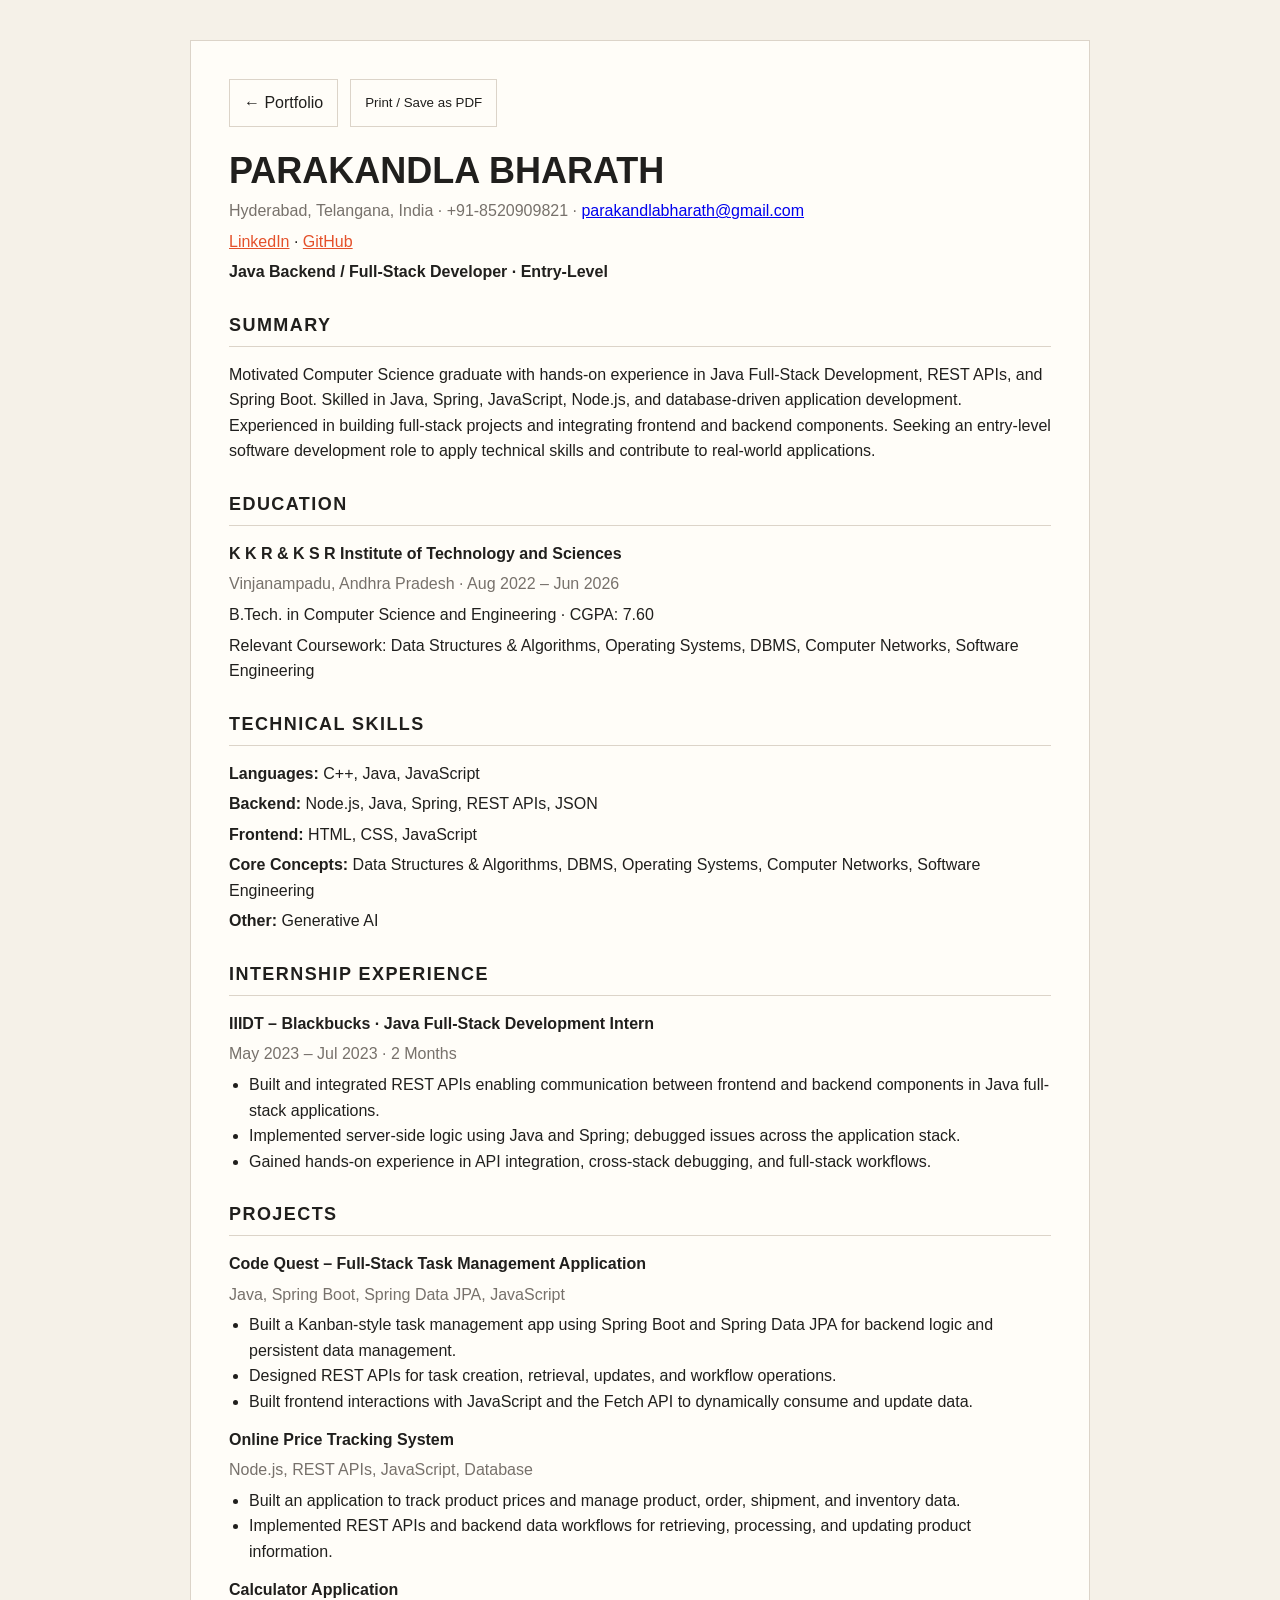
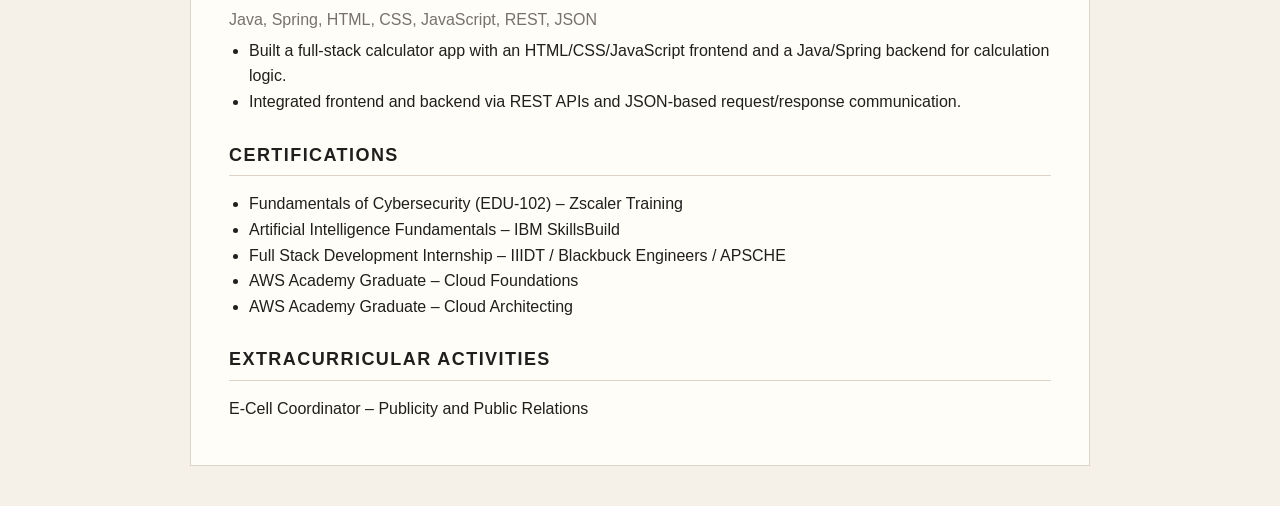
<file: resume.html>
<!doctype html>
<html lang="en">
<head>
<meta charset="utf-8">
<meta name="viewport" content="width=device-width, initial-scale=1">
<title>Resume — Parakandla Bharath</title>
<meta name="description" content="Resume of Parakandla Bharath, Java Backend and Full-Stack Developer.">
<link rel="icon" href="assets/favicon.svg" type="image/svg+xml">
<style>
:root{color-scheme:light;--bg:#f5f1e8;--panel:#fffdf8;--text:#201f1d;--muted:#77716b;--accent:#e4512b}
*{box-sizing:border-box}body{margin:0;background:var(--bg);color:var(--text);font:16px/1.6 Arial,sans-serif}.page{max-width:900px;margin:40px auto;padding:38px;background:var(--panel);border:1px solid #dcd4c9}.actions{display:flex;gap:12px;flex-wrap:wrap;margin-bottom:24px}.actions a,.actions button{border:1px solid #dcd4c9;padding:10px 14px;color:var(--text);background:transparent;text-decoration:none;cursor:pointer}.actions a.primary{background:var(--accent);border-color:var(--accent);color:#fff}h1{font-size:36px;line-height:1.1;margin:0 0 8px}h2{font-size:18px;text-transform:uppercase;letter-spacing:.08em;border-bottom:1px solid #dcd4c9;padding-bottom:6px;margin-top:26px}h3{margin:12px 0 4px;font-size:16px}p{margin:5px 0}ul{margin:5px 0;padding-left:20px}.meta,.sub{color:var(--muted)}.links a{color:var(--accent)}@media print{body{background:#fff;color:#111}.page{margin:0;padding:0;max-width:none;background:#fff;border:0}.actions{display:none}h2{border-color:#999}.meta,.sub{color:#444}}
</style>
</head>
<body><main class="page">
<div class="actions"><a href="index.html">← Portfolio</a><button onclick="window.print()">Print / Save as PDF</button></div>
<header><h1>PARAKANDLA BHARATH</h1><p class="meta">Hyderabad, Telangana, India · +91-8520909821 · <a href="mailto:parakandlabharath@gmail.com">parakandlabharath@gmail.com</a></p><p class="links"><a href="https://www.linkedin.com/in/bharath-kumar-181316296/">LinkedIn</a> · <a href="https://github.com/parakandlabharath">GitHub</a></p><p><strong>Java Backend / Full-Stack Developer · Entry-Level</strong></p></header>
<section><h2>Summary</h2><p>Motivated Computer Science graduate with hands-on experience in Java Full-Stack Development, REST APIs, and Spring Boot. Skilled in Java, Spring, JavaScript, Node.js, and database-driven application development. Experienced in building full-stack projects and integrating frontend and backend components. Seeking an entry-level software development role to apply technical skills and contribute to real-world applications.</p></section>
<section><h2>Education</h2><h3>K K R & K S R Institute of Technology and Sciences</h3><p class="sub">Vinjanampadu, Andhra Pradesh · Aug 2022 – Jun 2026</p><p>B.Tech. in Computer Science and Engineering · CGPA: 7.60</p><p>Relevant Coursework: Data Structures & Algorithms, Operating Systems, DBMS, Computer Networks, Software Engineering</p></section>
<section><h2>Technical Skills</h2><p><strong>Languages:</strong> C++, Java, JavaScript</p><p><strong>Backend:</strong> Node.js, Java, Spring, REST APIs, JSON</p><p><strong>Frontend:</strong> HTML, CSS, JavaScript</p><p><strong>Core Concepts:</strong> Data Structures & Algorithms, DBMS, Operating Systems, Computer Networks, Software Engineering</p><p><strong>Other:</strong> Generative AI</p></section>
<section><h2>Internship Experience</h2><h3>IIIDT – Blackbucks · Java Full-Stack Development Intern</h3><p class="sub">May 2023 – Jul 2023 · 2 Months</p><ul><li>Built and integrated REST APIs enabling communication between frontend and backend components in Java full-stack applications.</li><li>Implemented server-side logic using Java and Spring; debugged issues across the application stack.</li><li>Gained hands-on experience in API integration, cross-stack debugging, and full-stack workflows.</li></ul></section>
<section><h2>Projects</h2><h3>Code Quest – Full-Stack Task Management Application</h3><p class="sub">Java, Spring Boot, Spring Data JPA, JavaScript</p><ul><li>Built a Kanban-style task management app using Spring Boot and Spring Data JPA for backend logic and persistent data management.</li><li>Designed REST APIs for task creation, retrieval, updates, and workflow operations.</li><li>Built frontend interactions with JavaScript and the Fetch API to dynamically consume and update data.</li></ul>
<h3>Online Price Tracking System</h3><p class="sub">Node.js, REST APIs, JavaScript, Database</p><ul><li>Built an application to track product prices and manage product, order, shipment, and inventory data.</li><li>Implemented REST APIs and backend data workflows for retrieving, processing, and updating product information.</li></ul>
<h3>Calculator Application</h3><p class="sub">Java, Spring, HTML, CSS, JavaScript, REST, JSON</p><ul><li>Built a full-stack calculator app with an HTML/CSS/JavaScript frontend and a Java/Spring backend for calculation logic.</li><li>Integrated frontend and backend via REST APIs and JSON-based request/response communication.</li></ul></section>
<section><h2>Certifications</h2><ul><li>Fundamentals of Cybersecurity (EDU-102) – Zscaler Training</li><li>Artificial Intelligence Fundamentals – IBM SkillsBuild</li><li>Full Stack Development Internship – IIIDT / Blackbuck Engineers / APSCHE</li><li>AWS Academy Graduate – Cloud Foundations</li><li>AWS Academy Graduate – Cloud Architecting</li></ul></section>
<section><h2>Extracurricular Activities</h2><p>E-Cell Coordinator – Publicity and Public Relations</p></section>
</main></body></html>
</file>
<file: css/styles.css>
/* Pass 1 — structure and visual foundation. Existing font families are retained. */
@import url('https://fonts.googleapis.com/css2?family=DM+Sans:wght@400;500;600;700&family=Instrument+Serif:ital@0;1&family=JetBrains+Mono:wght@400;500&display=swap');
:root{
  color-scheme:dark;
  --bg:#111312;--surface:#1b1d1b;--surface2:#222522;--ink:#f2f1eb;--muted:#a7aaa2;--line:#363a35;--accent:#ff754e;--accent-soft:#44281f;
  --mono:'JetBrains Mono',monospace;--sans:'DM Sans',sans-serif;--serif:'Instrument Serif',serif;
  --g:clamp(18px,4.6vw,76px);--content:1320px;--ease:cubic-bezier(.16,1,.3,1);--dur-fast:160ms;--dur-base:240ms;--dur-reveal:760ms
}
:root[data-theme="light"]{color-scheme:light;--bg:#f4f0e8;--surface:#fffdf8;--surface2:#eae4da;--ink:#211f1b;--muted:#716d66;--line:#d8d1c7;--accent:#df542f;--accent-soft:#f3d8cc}
*{box-sizing:border-box}
html{scroll-behavior:smooth;scroll-padding-top:90px}
body{margin:0;background:var(--bg);color:var(--ink);font:16px/1.65 var(--sans);overflow-x:hidden;transition:background var(--dur-base),color var(--dur-base)}
a{color:inherit;text-decoration:none}
button{font:inherit;color:inherit;cursor:pointer}
button:focus-visible,a:focus-visible{outline:2px solid var(--accent);outline-offset:4px}
.wrap{width:min(100% - 2*var(--g),var(--content));margin-inline:auto}
.skip-link{position:fixed;top:10px;left:10px;z-index:100;background:var(--accent);color:#fff;padding:10px 14px;transform:translateY(-160%)}.skip-link:focus{transform:translateY(0)}
.backdrop{position:fixed;inset:0;z-index:0;pointer-events:none;background:radial-gradient(ellipse at 0 8%,#3e2922 0,transparent 38%),radial-gradient(ellipse at 100% 70%,#243633 0,transparent 40%),var(--bg)}:root[data-theme="light"] .backdrop{background:radial-gradient(ellipse at 0 8%,#f0d7ca 0,transparent 38%),radial-gradient(ellipse at 100% 70%,#dce9e6 0,transparent 40%),var(--bg)}
#network{width:100%;height:100%;opacity:.34}
.grain{position:fixed;inset:0;z-index:30;pointer-events:none;opacity:.018;background-image:url("data:image/svg+xml,%3Csvg viewBox='0 0 160 160' xmlns='http://www.w3.org/2000/svg'%3E%3Cfilter id='n'%3E%3CfeTurbulence type='fractalNoise' baseFrequency='.8' numOctaves='3' stitchTiles='stitch'/%3E%3C/filter%3E%3Crect width='100%25' height='100%25' filter='url(%23n)'/%3E%3C/svg%3E")}
.scroll-progress{position:fixed;top:0;left:0;height:2px;width:0;background:var(--accent);z-index:80}
.site-header{position:sticky;top:0;z-index:50;background:color-mix(in srgb,var(--bg) 92%,transparent);backdrop-filter:blur(16px);border-bottom:1px solid var(--line)}
.header-inner{height:78px;display:flex;align-items:center;justify-content:space-between;gap:22px}
.brand{display:flex;align-items:center;gap:11px;font:10px var(--mono);letter-spacing:.05em;white-space:nowrap}
.brand-mark{display:grid;place-items:center;width:42px;height:42px;border-radius:9px;background:var(--ink);color:var(--bg);font-size:13px;letter-spacing:0}
.brand-copy{display:block}.brand-copy small{display:block;margin-top:4px;color:var(--muted);font-size:9px;letter-spacing:.08em}
.desktop-nav{display:flex;align-items:center;gap:clamp(10px,1.8vw,25px)}
.desktop-nav a{position:relative;padding:10px 0;color:var(--muted);font-size:11px;white-space:nowrap;transition:color var(--dur-fast)}
.desktop-nav a span{font:9px var(--mono);color:var(--accent);margin-right:4px}
.desktop-nav a::after{content:"";position:absolute;left:0;bottom:3px;width:0;height:1px;background:var(--accent);transition:width var(--dur-base)}
.desktop-nav a:hover,.desktop-nav a.active{color:var(--ink)}.desktop-nav a:hover::after,.desktop-nav a.active::after{width:100%}
.header-actions{display:flex;align-items:center;gap:9px}
.theme-toggle,.menu-toggle{width:40px;height:40px;border:1px solid var(--line);border-radius:8px;background:var(--surface);font-size:15px}
.resume-link{background:var(--accent);color:#fff;border-radius:7px;padding:10px 13px;font-size:11px;font-weight:700}.resume-link span{padding-left:10px}
.menu-toggle{display:none}.mobile-nav{display:none}
main,footer{position:relative;z-index:1}
.hero{min-height:calc(100svh - 78px);padding:30px 0 22px;display:flex;flex-direction:column;justify-content:space-between}
.hero-top,.hero-bottom,.section-label,.visual-top,.visual-bottom,.project-meta,.kicker,.flow-head,.flow-foot,.spec-grid small,.project-notes small,.project-flow>small,.decision small,.next-step small,.demo-placeholder small,.skills-grid small,.timeline article>span,.timeline article small,.cert-grid small,.cert-grid span,.resume-callout small,.profile-card small,.principles small,.contact-card>small,.copy-email,.timezone,.coming{font:10px var(--mono);letter-spacing:.09em}
.hero-top,.hero-bottom{display:flex;justify-content:space-between;gap:12px;color:var(--muted)}
.status{display:flex;align-items:center;gap:8px}.status i{width:7px;height:7px;border-radius:50%;background:#39c28c;box-shadow:0 0 0 4px #39c28c20}
.hero-grid{display:grid;grid-template-columns:1.1fr .82fr;gap:6vw;align-items:center;padding:clamp(45px,9vh,105px) 0}
.kicker{color:var(--accent);margin:0 0 22px}
h1{font-size:clamp(64px,9.6vw,138px);line-height:.9;letter-spacing:-.085em;font-weight:600;margin:0}
h1 em,h2 em{font:italic 400 1em var(--serif);color:var(--accent);letter-spacing:-.045em}
.hero-intro{max-width:600px;color:var(--muted);font-size:clamp(15px,1.5vw,18px);margin:27px 0 0}
.hero-buttons{display:flex;flex-wrap:wrap;gap:10px;margin-top:28px}
.button{display:inline-flex;align-items:center;justify-content:space-between;gap:20px;border:1px solid var(--line);border-radius:8px;padding:12px 15px;font-size:12px;font-weight:600;transition:transform var(--dur-fast),border-color var(--dur-fast),background var(--dur-fast)}
.button:hover{transform:translateY(-2px);border-color:var(--accent)}.button-primary{background:var(--accent);color:#fff;border-color:var(--accent)}.button-secondary{background:var(--surface)}
.hero-side{max-width:480px;width:100%;margin-left:auto}
.flow-panel{border:1px solid var(--line);border-radius:14px;background:var(--surface);padding:17px 18px 12px}
.flow-head,.flow-foot{display:flex;justify-content:space-between;color:var(--muted)}
.request-flow{display:block;width:100%;height:auto;margin:14px 0 4px;overflow:visible}
.flow-node{fill:var(--surface2);stroke:var(--line);stroke-width:1}.flow-db{fill:var(--accent-soft)}
.flow-label{font:10px var(--mono);fill:var(--ink);letter-spacing:.04em}.flow-line{fill:none;stroke:var(--line);stroke-width:1.5}.flow-dot{fill:var(--accent)}.flow-arrow{fill:none;stroke:var(--accent);stroke-width:1.5}.flow-side-note{font:10px var(--mono);fill:var(--muted)}
.spec-grid{display:grid;grid-template-columns:1fr 1fr;border:1px solid var(--line);border-radius:12px;margin-top:12px;overflow:hidden}
.spec-grid>div{padding:13px 15px;background:var(--surface)}.spec-grid>div:nth-child(2n){border-left:1px solid var(--line)}.spec-grid>div:nth-child(n+3){border-top:1px solid var(--line)}
.spec-grid small{display:block;color:var(--accent);margin-bottom:5px}.spec-grid strong{font-size:12px;font-weight:600}
.hero-bottom{border-top:1px solid var(--line);padding-top:14px}
.section{padding:clamp(75px,9vw,135px) 0}
.section-label{display:flex;align-items:center;gap:14px;color:var(--accent)}.section-label i{height:1px;flex:1;background:var(--line)}
.section-heading{display:flex;justify-content:space-between;align-items:end;gap:40px;margin:48px 0 58px}
.section-heading h2,.about-grid h2,.contact-grid h2{font-size:clamp(48px,7.5vw,100px);line-height:.94;letter-spacing:-.075em;margin:0}
.section-heading>p{max-width:410px;margin:0;color:var(--muted);font-size:15px}
.project-list{display:grid;gap:22px}
.project-card{display:grid;grid-template-columns:.92fr 1.08fr;border:1px solid var(--line);border-radius:16px;background:var(--surface);overflow:hidden;transition:transform var(--dur-base),border-color var(--dur-base),box-shadow var(--dur-base)}
.project-card:hover{transform:translateY(-4px);border-color:color-mix(in srgb,var(--accent) 38%,var(--line));box-shadow:0 18px 48px #00000015}
.project-visual{min-height:480px;background:var(--surface2);padding:21px;display:flex;flex-direction:column;justify-content:space-between;gap:15px;overflow:hidden}
.visual-top,.visual-bottom{display:flex;justify-content:space-between;gap:12px;color:var(--muted)}
.mini-board{display:grid;grid-template-columns:repeat(3,minmax(0,1fr));gap:8px;max-width:570px;width:100%;margin:auto}
.mini-board>div{display:flex;flex-direction:column;gap:9px;border:1px solid var(--line);background:var(--surface);border-radius:8px;padding:10px;min-width:0}
.mini-board small{font:9px var(--mono);color:var(--muted)}.mini-board b{font-size:10px;font-weight:500;padding:9px 7px;border:1px solid var(--line);border-radius:6px;overflow-wrap:anywhere}.mini-board b::before{content:"• ";color:var(--accent)}.task-active{background:var(--accent-soft)}.task-done{opacity:.75}
.price-art{border:1px solid var(--line);background:var(--surface);border-radius:11px;padding:22px;margin:auto;width:min(100%,500px)}
.price-art>small,.price-art>span{font:9px var(--mono);color:var(--muted)}.price-art>strong{display:block;font-size:23px;margin:8px 0 2px}.price-art>span{letter-spacing:.08em}
.price-art svg{width:100%;height:120px;margin-top:15px}.chart-grid{fill:none;stroke:var(--line);stroke-width:1}.chart-area{fill:color-mix(in srgb,var(--accent) 10%,transparent)}.chart-line{fill:none;stroke:var(--accent);stroke-width:2.5;stroke-dasharray:700;stroke-dashoffset:700}.chart-note{display:block;margin-top:12px;font:9px var(--mono);color:var(--muted)}
.calculator-art{background:var(--surface);border:1px solid var(--line);border-radius:14px;padding:18px;width:min(270px,100%);margin:auto;box-shadow:0 12px 30px #00000010}
.calculator-art>small{font:9px var(--mono);color:var(--muted)}.calculator-art>span{display:block;text-align:right;font:19px var(--mono);margin:12px 0}.calculator-art>strong{display:block;text-align:right;font:30px var(--mono);margin-bottom:15px}
.calc-keys{display:grid;grid-template-columns:repeat(4,1fr);gap:7px}.calc-keys b{display:grid;place-items:center;min-height:39px;border-radius:6px;background:var(--surface2);font:12px var(--mono)}.calc-keys b:nth-child(4n){color:var(--accent)}.calc-keys .wide{grid-column:span 2}
.project-content{padding:clamp(22px,3.2vw,40px);display:flex;flex-direction:column;justify-content:center}
.project-meta{display:flex;justify-content:space-between;gap:10px;color:var(--accent)}
.project-content h3{font-size:clamp(28px,3.5vw,43px);line-height:1.1;letter-spacing:-.055em;margin:22px 0 10px}
.project-content h3 a{display:inline-grid;place-items:center;width:33px;height:33px;border:1px solid var(--line);border-radius:50%;font-size:16px;vertical-align:middle;transition:color var(--dur-fast),border-color var(--dur-fast)}.project-content h3 a:hover{color:var(--accent);border-color:var(--accent)}
.project-summary{color:var(--muted);font-size:14px;margin:0}
.chips{display:flex;flex-wrap:wrap;gap:7px;margin:17px 0}.chips span{border:1px solid var(--line);border-radius:999px;padding:5px 9px;background:var(--surface2);font:9px var(--mono);color:var(--muted)}
.project-notes{display:grid;grid-template-columns:1fr 1fr;gap:14px;margin:19px 0}.project-notes>div{border:1px solid var(--line);border-left:2px solid var(--accent);border-radius:7px;padding:12px;background:var(--surface2)}.project-notes small,.project-flow>small,.decision small,.next-step small{color:var(--accent)}.project-notes p,.decision p,.next-step p{font-size:12px;color:var(--muted);margin:6px 0 0}
.project-flow{margin:6px 0 18px}.project-flow ol{display:grid;grid-template-columns:repeat(4,minmax(0,1fr));gap:7px;padding:0;margin:9px 0 0;list-style:none;counter-reset:flow}.project-flow li{counter-increment:flow;border:1px solid var(--line);border-radius:6px;background:var(--surface2);padding:9px 7px;font-size:10px;color:var(--muted)}.project-flow li::before{content:"0" counter(flow) " / ";font:9px var(--mono);color:var(--accent)}
.decision,.next-step{border-top:1px solid var(--line);padding-top:13px;margin:0 0 12px}.project-links{display:flex;flex-wrap:wrap;align-items:center;gap:14px;border-top:1px solid var(--line);padding-top:15px;margin-top:auto}.text-link{color:var(--accent);font:10px var(--mono)}.text-link:hover{text-decoration:underline;text-underline-offset:4px}.coming{display:inline-flex;border:1px dashed var(--line);border-radius:999px;padding:6px 9px;color:var(--muted);font-size:9px}
.demo-placeholder{border:1px dashed var(--line);border-radius:8px;background:var(--surface2);padding:12px 14px;margin-top:17px}.demo-placeholder small{color:var(--accent)}.demo-placeholder p{color:var(--muted);font-size:11px;margin:5px 0 0}
.more-work{margin-top:55px}.more-grid{display:grid;grid-template-columns:repeat(4,1fr);gap:11px;margin-top:18px}.more-card{position:relative;min-height:170px;border:1px solid var(--line);background:var(--surface);border-radius:10px;padding:20px;transition:transform var(--dur-base),border-color var(--dur-base)}.more-card:hover{transform:translateY(-4px);border-color:var(--accent)}.more-card small{color:var(--accent)}.more-card strong{display:block;font-size:17px;margin:18px 0 6px}.more-card p{font-size:12px;color:var(--muted);margin:0}.more-card>span{position:absolute;right:18px;bottom:14px;color:var(--accent)}
.skills-section,.about-section{background:var(--surface2)}
.skills-grid{display:grid;grid-template-columns:repeat(3,1fr);gap:12px}
.skill-card{min-height:190px;border:1px solid var(--line);border-radius:10px;background:var(--surface);padding:23px;transition:transform var(--dur-base),border-color var(--dur-base)}.skill-card:hover{transform:translateY(-3px);border-color:var(--accent)}
.skill-card small{color:var(--accent)}.skill-card h3{font-size:18px;margin:17px 0 8px}.skill-card p{font-size:13px;color:var(--muted);margin:0}
.skills-strip{display:flex;flex-wrap:wrap;align-items:center;justify-content:center;gap:15px;border-block:1px solid var(--line);margin-top:38px;padding:16px 0;font:10px var(--mono);letter-spacing:.08em}.skills-strip i{color:var(--accent);font-style:normal}
.timeline{border-top:1px solid var(--line);margin-top:50px}.timeline article{display:grid;grid-template-columns:.65fr 1.35fr;gap:34px;padding:30px 0;border-bottom:1px solid var(--line)}.timeline article>span{color:var(--accent)}.timeline article small{color:var(--accent)}.timeline h3{font-size:21px;margin:8px 0}.timeline p{color:var(--muted);font-size:14px;margin:0}
.certifications{margin-top:55px}.cert-grid{display:grid;grid-template-columns:repeat(3,1fr);margin-top:18px;border-top:1px solid var(--line)}.cert-grid article{display:flex;flex-direction:column;gap:9px;padding:20px 14px;border-bottom:1px solid var(--line)}.cert-grid small{color:var(--accent)}.cert-grid strong{font-size:14px}.cert-grid span{color:var(--muted);letter-spacing:0}
.resume-callout{display:flex;justify-content:space-between;align-items:center;gap:24px;border:1px solid var(--line);border-radius:12px;background:var(--surface2);padding:22px;margin-top:24px}.resume-callout small{color:var(--accent)}.resume-callout h3{margin:5px 0;font-size:20px}.resume-callout p{margin:0;color:var(--muted);font-size:13px}
.about-grid{display:grid;grid-template-columns:1fr 1fr;gap:8vw;margin-top:50px;align-items:start}.about-grid>div:first-child{max-width:520px}.about-quote{font:italic 23px/1.4 var(--serif);color:var(--muted);margin:28px 0 0}
.profile-card{border:1px solid var(--line);border-radius:12px;overflow:hidden;background:var(--surface)}.profile-card>div{padding:15px 18px;border-bottom:1px solid var(--line)}.profile-card>div:last-child{border-bottom:0}.profile-card small{display:block;color:var(--accent);margin-bottom:4px}.profile-card strong{display:block;font-size:13px}
.principles{display:grid;grid-template-columns:repeat(3,1fr);gap:11px;margin-top:40px}.principles article{border:1px solid var(--line);border-radius:10px;background:var(--surface);padding:22px;transition:transform var(--dur-base),border-color var(--dur-base)}.principles article:hover{transform:translateY(-3px);border-color:var(--accent)}.principles small{color:var(--accent)}.principles h3{font-size:17px;margin:15px 0 5px}.principles p{font-size:12px;color:var(--muted);margin:0}
.contact-grid{display:grid;grid-template-columns:1fr 1fr;gap:8vw;margin-top:50px;align-items:center}.contact-grid h2{margin:18px 0}.contact-intro{color:var(--muted);max-width:420px}.timezone{color:var(--muted);margin-top:22px}
.contact-card{border:1px solid var(--line);border-radius:12px;background:var(--surface);padding:clamp(22px,3.5vw,38px)}.contact-card>small{color:var(--accent)}.email-address{display:flex;justify-content:space-between;gap:10px;align-items:center;font-size:clamp(16px,2vw,23px);padding:20px 0;border-bottom:1px solid var(--line);overflow-wrap:anywhere}.email-address span{color:var(--accent)}.copy-email{border:0;background:transparent;padding:13px 0;color:var(--accent)}.copy-email span{margin-left:18px}.contact-links{display:flex;flex-wrap:wrap;gap:18px;border-top:1px solid var(--line);padding-top:17px;font:10px var(--mono);color:var(--muted)}.contact-links a:hover{color:var(--accent)}
.site-footer{display:flex;align-items:center;justify-content:space-between;gap:18px;border-top:1px solid var(--line);padding:22px 0;font:10px var(--mono);color:var(--muted)}.footer-brand{color:var(--ink)}
.toast{position:fixed;left:50%;bottom:22px;z-index:90;transform:translate(-50%,18px);opacity:0;pointer-events:none;background:var(--ink);color:var(--bg);border-radius:8px;padding:11px 16px;font:10px var(--mono);transition:opacity var(--dur-base),transform var(--dur-base)}.toast.show{opacity:1;transform:translate(-50%,0)}
@media(max-width:1100px){.desktop-nav{gap:9px}.desktop-nav a{font-size:10px}.project-card{grid-template-columns:1fr}.project-visual{min-height:330px}.more-grid{grid-template-columns:repeat(2,1fr)}}
@media(max-width:760px){.header-inner{height:68px}.desktop-nav,.resume-link{display:none}.menu-toggle{display:block}.mobile-nav{display:flex;position:absolute;top:68px;left:0;right:0;flex-direction:column;background:var(--bg);border-bottom:1px solid var(--line);max-height:0;overflow:hidden;padding-inline:var(--g);transition:max-height var(--dur-base),padding var(--dur-base)}.mobile-nav.open{max-height:380px;padding-block:10px}.mobile-nav a{padding:12px 0;border-bottom:1px solid var(--line);font-size:15px}.mobile-nav a span{color:var(--accent);font:10px var(--mono);margin-right:12px}
.hero{min-height:auto;padding:25px 0 20px}.hero-grid{grid-template-columns:1fr;padding:48px 0;gap:36px}h1{font-size:clamp(60px,14vw,98px)}.hero-side{max-width:none;margin:0}.hero-bottom{margin-top:10px}.section{padding:75px 0}.section-heading{display:block;margin:36px 0 45px}.section-heading>p{margin-top:20px}.project-visual{min-height:300px;padding:16px}.project-content{padding:22px}.project-content h3{font-size:34px}.project-notes{gap:10px}.project-flow ol{grid-template-columns:repeat(2,1fr)}.about-grid{grid-template-columns:1fr;gap:30px;margin-top:40px}.about-quote{font-size:20px}.contact-grid{grid-template-columns:1fr;gap:34px}.timeline article{grid-template-columns:1fr;gap:10px;padding:24px 0}.resume-callout{align-items:flex-start;flex-direction:column}.site-footer{flex-wrap:wrap}}
@media(max-width:440px){.more-grid,.skills-grid,.principles,.cert-grid{grid-template-columns:1fr}.hero-top,.hero-bottom{font-size:9px}.hero-bottom{flex-direction:column}.mini-board{gap:5px}.mini-board>div{padding:7px}.mini-board b{padding:7px 4px;font-size:9px}.project-visual{min-height:270px}.project-flow ol{grid-template-columns:1fr 1fr}.project-notes{grid-template-columns:1fr}.site-footer{font-size:9px}.brand-copy{font-size:9px}}
@media(prefers-reduced-motion:reduce){html{scroll-behavior:auto}*,*::before,*::after{animation:none!important;transition:none!important}}
/* Pass 2 — motion polish. Animation values are centralized here. */
:root{--motion-distance:24px;--motion-duration:760ms;--motion-stagger:70ms;--motion-ease:cubic-bezier(.16,1,.3,1)}
.js .reveal{opacity:0;transform:translateY(var(--motion-distance));transition:opacity var(--motion-duration) var(--motion-ease),transform var(--motion-duration) var(--motion-ease)}
.js .reveal.is-visible{opacity:1;transform:translateY(0)}
.js .project-card.reveal,.js .skill-card.reveal{transform:translateY(var(--motion-distance)) scale(.96)}
.js .project-card.reveal.is-visible,.js .skill-card.reveal.is-visible{transform:translateY(0) scale(1)}
.js .project-card:nth-child(2){transition-delay:var(--motion-stagger)}
.js .project-card:nth-child(3){transition-delay:calc(var(--motion-stagger)*2)}
.js .skill-card:nth-child(2){transition-delay:var(--motion-stagger)}
.js .skill-card:nth-child(3){transition-delay:calc(var(--motion-stagger)*2)}
.flow-line{stroke-dasharray:10 8;stroke-dashoffset:0;transition:stroke-dashoffset 1100ms var(--motion-ease)}
.js .flow-panel.is-visible .flow-line{stroke-dashoffset:-72}
.flow-dot{opacity:0}
.js .flow-panel.is-visible .flow-dot{opacity:1;animation:flow-pulse 1.9s ease-in-out infinite}
@keyframes flow-pulse{0%{transform:translateY(0);opacity:.25}50%{transform:translateY(195px);opacity:1}100%{transform:translateY(0);opacity:.25}}
.project-card,.skill-card,.principles article,.more-card{will-change:transform}
.text-link,.desktop-nav a,.contact-links a{position:relative}
.text-link::after,.contact-links a::after{content:"";position:absolute;left:0;bottom:-3px;height:1px;width:0;background:var(--accent);transition:width var(--dur-base)}
.text-link:hover::after,.contact-links a:hover::after{width:100%}
.cursor-ring,.cursor-dot{position:fixed;top:0;left:0;z-index:100;pointer-events:none;border-radius:50%;opacity:0;transform:translate(-50%,-50%);transition:opacity 160ms ease}
.cursor-ring{width:30px;height:30px;border:1px solid var(--accent);mix-blend-mode:difference}
.cursor-dot{width:4px;height:4px;background:var(--accent)}
body.cursor-ready .cursor-ring,body.cursor-ready .cursor-dot{opacity:1}
body.cursor-hover .cursor-ring{width:46px;height:46px;background:var(--accent-soft)}
@media(hover:hover) and (pointer:fine) and (min-width:900px){body.cursor-ready{cursor:none}body.cursor-ready a,body.cursor-ready button{cursor:none}}
@media(max-width:760px){.cursor-ring,.cursor-dot{display:none}}
@media(prefers-reduced-motion:reduce){.js .reveal,.js .project-card.reveal,.js .skill-card.reveal{opacity:1;transform:none;transition:opacity 160ms ease!important}.js .flow-panel.is-visible .flow-line{stroke-dashoffset:0}.js .flow-panel.is-visible .flow-dot{animation:none!important;opacity:1}.cursor-ring,.cursor-dot{display:none!important}#network{display:none!important}}

/* Pass 3 — compact styles for interactive project simulations. */
.demo-box{border:1px solid var(--line);border-radius:10px;padding:14px;margin-top:18px;background:var(--surface2)}
.demo-heading{display:flex;justify-content:space-between;align-items:center;gap:12px}.demo-heading small{display:block;font:9px var(--mono);letter-spacing:.09em;color:var(--accent)}.demo-heading strong{display:block;font-size:15px;margin-top:3px}
.demo-reset{border:1px solid var(--line);border-radius:6px;background:var(--surface);padding:8px 10px;font:9px var(--mono);color:var(--muted)}.demo-reset:hover{border-color:var(--accent);color:var(--accent)}
.demo-disclaimer{font:10px var(--mono);color:var(--muted);margin:10px 0 12px}
.kanban-demo{display:grid;grid-template-columns:repeat(3,minmax(0,1fr));gap:8px}
.kanban-column{border:1px solid var(--line);border-radius:7px;padding:8px;min-height:105px;background:var(--surface)}
.kanban-column h4{font:9px var(--mono);color:var(--muted);margin:0 0 8px;display:flex;justify-content:space-between;gap:4px}.kanban-column h4 span{color:var(--accent)}
.kanban-list{display:grid;gap:6px;min-height:55px}.kanban-task{border:1px solid var(--line);border-radius:5px;background:var(--surface2);padding:7px;font-size:10px;cursor:grab;overflow-wrap:anywhere}.kanban-task:focus-visible{outline:2px solid var(--accent);outline-offset:2px}.kanban-task.dragging{opacity:.45}.kanban-task.drag-over{border-color:var(--accent)}
.task-controls{display:flex;gap:4px;margin-top:6px}.task-controls button{font:9px var(--mono);background:var(--surface);border:1px solid var(--line);border-radius:4px;padding:4px 6px}.task-controls button:hover{border-color:var(--accent)}
.terminal-demo{border:1px solid var(--line);border-radius:7px;overflow:hidden;margin-top:12px;background:#111512;color:#b6d6c2}.terminal-top{display:flex;justify-content:space-between;background:#1d241f;padding:8px 10px;color:#83998b;font:8px var(--mono)}.terminal-demo pre{font:10px/1.65 var(--mono);white-space:pre-wrap;overflow-wrap:anywhere;padding:11px;margin:0}
.price-demo{border:1px solid var(--line);border-radius:8px;background:var(--surface);padding:15px}.price-current{display:flex;flex-direction:column;gap:3px}.price-current small,.target-label{font:9px var(--mono);color:var(--muted)}.price-current strong{font:32px var(--mono);letter-spacing:-.04em}.price-status{font:10px var(--mono);color:var(--muted)}.price-status.alert{color:var(--accent)}
.target-label{display:flex;justify-content:space-between;align-items:center;margin-top:18px}.target-label strong{font:12px var(--mono);color:var(--accent)}
#target-price{width:100%;accent-color:var(--accent);margin:13px 0 0}.range-labels{display:flex;justify-content:space-between;font:9px var(--mono);color:var(--muted)}
.price-step{margin-top:15px;width:100%}.price-note{font-size:10px;color:var(--muted);margin:11px 0 0}
@media(max-width:440px){.demo-box{padding:10px}.kanban-demo{gap:4px}.kanban-column{padding:5px}.kanban-task{padding:5px;font-size:9px}.task-controls{flex-wrap:wrap}.task-controls button{padding:3px}.terminal-demo pre{font-size:9px}}

/* Motion polish: gentle entrance, hover depth, ambient accents, and progress feedback. */
@keyframes portfolioFadeUp{from{opacity:0;transform:translate3d(0,22px,0)}to{opacity:1;transform:translate3d(0,0)}}
@keyframes portfolioSoftFade{from{opacity:0}to{opacity:1}}
@keyframes portfolioTitleReveal{from{opacity:0;transform:translate3d(0,26px,0);clip-path:inset(0 0 100%)}to{opacity:1;transform:translate3d(0,0,0);clip-path:inset(0 0 0)}}
@keyframes portfolioAccentSweep{0%{transform:translateX(-120%);opacity:0}15%{opacity:.8}100%{transform:translateX(220%);opacity:0}}
@keyframes portfolioFloat{0%,100%{transform:translateY(0)}50%{transform:translateY(-6px)}}
@keyframes portfolioGlowPulse{0%,100%{box-shadow:0 0 0 rgba(255,128,74,0)}50%{box-shadow:0 0 28px rgba(255,128,74,.10)}}
@keyframes portfolioBlink{0%,45%{opacity:1}46%,100%{opacity:.3}}
@keyframes portfolioBorderGlow{0%,100%{border-color:var(--line)}50%{border-color:rgba(255,128,74,.5)}}
.hero-top{animation:portfolioSoftFade .75s both}
.hero-copy .kicker{animation:portfolioFadeUp .65s .08s both}
.hero-copy h1{animation:portfolioTitleReveal .9s .15s cubic-bezier(.2,.7,.2,1) both}
.hero-copy h1 em{animation:portfolioGlowPulse 4.8s 1.2s ease-in-out infinite}
.hero-intro{animation:portfolioFadeUp .7s .35s both}
.hero-buttons{animation:portfolioFadeUp .7s .48s both}
.hero-side{animation:portfolioFadeUp .9s .22s both}
.hero-bottom{animation:portfolioSoftFade .8s .75s both}
.status i{animation:portfolioBlink 2.4s ease-in-out infinite}
.section-label i{position:relative;overflow:hidden}
.section-label i::after{content:"";position:absolute;inset:0;background:var(--accent);animation:portfolioAccentSweep 2.8s 1.1s ease-in-out infinite}
.project-card,.skill-card,.spec-grid>div,.experience-card,.about-card{transition:transform .45s cubic-bezier(.2,.7,.2,1),border-color .4s ease,box-shadow .4s ease,background-color .4s ease}
.project-card:hover,.skill-card:hover,.spec-grid>div:hover,.experience-card:hover,.about-card:hover{transform:translateY(-5px);border-color:rgba(255,128,74,.45);box-shadow:0 16px 35px rgba(0,0,0,.08)}
.project-card:hover .project-visual,.project-card:hover .mini-board{transition:transform .5s ease,filter .5s ease;filter:saturate(1.1)}
.project-card:hover .mini-board{transform:translateY(-2px)}
.project-card:hover .task-active{animation:portfolioGlowPulse 2s ease-in-out infinite}
.button,.text-link,.resume-link,.desktop-nav a,.mobile-nav a,.theme-toggle,.menu-toggle{transition:color .25s ease,background-color .25s ease,border-color .25s ease,transform .25s ease,box-shadow .25s ease}
.button:hover{transform:translateY(-2px)}
.button-primary{position:relative;overflow:hidden}
.button-primary::after{content:"";position:absolute;top:0;bottom:0;width:42%;background:linear-gradient(90deg,transparent,rgba(255,255,255,.2),transparent);transform:translateX(-140%);pointer-events:none}
.button-primary:hover::after{animation:portfolioAccentSweep .75s ease}
.brand-mark{transition:transform .4s ease,background-color .4s ease,color .4s ease}
.brand:hover .brand-mark{transform:rotate(-7deg) scale(1.06)}
.flow-node{transition:fill .35s ease,stroke .35s ease}
.flow-panel:hover .flow-node{stroke:var(--accent)}
.kanban-task{transition:transform .25s ease,border-color .25s ease,box-shadow .25s ease}
.kanban-task:hover{transform:translateY(-2px);border-color:rgba(255,128,74,.55);box-shadow:0 5px 14px rgba(0,0,0,.08)}
.price-current strong{transition:color .35s ease,transform .35s ease}
.price-status.alert{animation:portfolioGlowPulse 1.8s ease-in-out infinite}
.demo-reset:active,.task-controls button:active,.price-step:active{transform:scale(.97)}
#target-price{transition:filter .25s ease}#target-price:hover{filter:brightness(1.15)}
.project-card:nth-child(2){transition-delay:40ms}.project-card:nth-child(3){transition-delay:80ms}
@media(prefers-reduced-motion:reduce){
  .hero-top,.hero-copy .kicker,.hero-copy h1,.hero-intro,.hero-buttons,.hero-side,.hero-bottom,.status i,.section-label i::after{animation:none!important;opacity:1!important;transform:none!important;clip-path:none!important}
  .project-card,.skill-card,.spec-grid>div,.experience-card,.about-card,.button,.text-link,.resume-link,.desktop-nav a,.mobile-nav a,.theme-toggle,.menu-toggle,.kanban-task,.brand-mark,.price-current strong{transition:none!important}
  .hero-copy h1 em,.project-card:hover .task-active,.price-status.alert{animation:none!important}
  .project-card:hover,.skill-card:hover,.spec-grid>div:hover,.experience-card:hover,.about-card:hover,.button:hover,.brand:hover .brand-mark,.kanban-task:hover{transform:none!important;box-shadow:none!important}
  .button-primary::after{display:none!important}
}
</file>
<file: css/glass-motion.css>
/* Glass & motion enhancement layer — remove this file to undo these effects. */
:root{
  --glass-blur:18px;
  --glass-tint-dark:rgba(255,255,255,.06);
  --glass-border-dark:rgba(255,255,255,.12);
  --glass-highlight-dark:rgba(255,255,255,.18);
  --glass-shadow-dark:rgba(0,0,0,.35);
  --glass-tint-light:rgba(255,255,255,.62);
  --glass-border-light:rgba(0,0,0,.08);
  --glass-highlight-light:rgba(255,255,255,.9);
  --glass-shadow-light:rgba(20,20,30,.10);
  --glass-strong-dark:rgba(25,27,25,.78);
  --glass-strong-light:rgba(255,255,255,.78);
  --motion-ease:cubic-bezier(.16,1,.3,1);
  --motion-reveal:760ms;
  --motion-hover:200ms;
  --motion-stagger:70ms;
  --motion-distance:24px;
  --motion-orb-strength:.15;
  --motion-orb-speed:36s;
  --motion-sheen:900ms;
}
:root{--glass-tint:var(--glass-tint-dark);--glass-border:var(--glass-border-dark);--glass-highlight:var(--glass-highlight-dark);--glass-shadow:var(--glass-shadow-dark);--glass-strong:var(--glass-strong-dark)}
:root[data-theme="light"]{--glass-tint:var(--glass-tint-light);--glass-border:var(--glass-border-light);--glass-highlight:var(--glass-highlight-light);--glass-shadow:var(--glass-shadow-light);--glass-strong:var(--glass-strong-light)}
/* The fixed atmosphere stays behind content and never catches pointer input. */
.glass-ambient{position:fixed;inset:0;z-index:0;pointer-events:none;overflow:hidden;contain:paint}
.glass-orb-wrap{position:absolute;will-change:transform}.glass-orb{position:absolute;inset:0;border-radius:50%;background:radial-gradient(circle,rgba(255,106,43,var(--motion-orb-strength)) 0%,rgba(255,106,43,0) 72%);will-change:transform;animation:glassOrbDrift var(--motion-orb-speed) ease-in-out infinite alternate}
.glass-orb-wrap.orb-one{width:min(56vw,680px);height:min(56vw,680px);left:-18%;top:-22%}.glass-orb-wrap.orb-two{width:min(46vw,520px);height:min(46vw,520px);right:-18%;top:32%}.glass-orb-wrap.orb-three{width:min(38vw,430px);height:min(38vw,430px);left:28%;bottom:-22%}.orb-one .glass-orb{animation-delay:-7s}
.orb-two .glass-orb{animation-delay:-19s}
.orb-three .glass-orb{background:radial-gradient(circle,rgba(191,150,115,calc(var(--motion-orb-strength)*.62)) 0%,rgba(191,150,115,0) 72%);animation-delay:-12s}
.glass-grain{position:absolute;inset:0;opacity:.035;background-image:url("data:image/svg+xml,%3Csvg viewBox='0 0 180 180' xmlns='http://www.w3.org/2000/svg'%3E%3Cfilter id='n'%3E%3CfeTurbulence type='fractalNoise' baseFrequency='.85' numOctaves='2' stitchTiles='stitch'/%3E%3C/filter%3E%3Crect width='100%25' height='100%25' filter='url(%23n)' opacity='.38'/%3E%3C/svg%3E;background-size:180px 180px}
@keyframes glassOrbDrift{0%{transform:translate3d(-12px,-8px,0)}50%{transform:translate3d(22px,18px,0)}100%{transform:translate3d(8px,32px,0)}}
.glass-surface{position:relative;isolation:isolate;border:1px solid var(--glass-border);border-radius:20px;background:var(--glass-tint);-webkit-backdrop-filter:blur(var(--glass-blur)) saturate(150%);backdrop-filter:blur(var(--glass-blur)) saturate(150%);box-shadow:0 14px 38px var(--glass-shadow),inset 0 1px 0 var(--glass-highlight);transition:transform var(--motion-hover) var(--motion-ease),border-color var(--motion-hover),background-color 300ms,box-shadow var(--motion-hover)}
.glass-strong{background:var(--glass-strong)}.glass-solid-mode .glass-ambient,.glass-solid-mode .glass-cursor{display:none!important}.glass-solid-mode .glass-surface,.glass-solid-mode .glass-toggle,.glass-solid-mode .glass-toast,.glass-solid-mode .glass-mobile-nav{background:var(--glass-strong);-webkit-backdrop-filter:none;backdrop-filter:none}.glass-reduced-motion .glass-orb,.glass-reduced-motion .glass-cursor{display:none!important}
.glass-sheen{overflow:hidden}
.glass-sheen::after{content:"";position:absolute;inset:0;z-index:2;pointer-events:none;background:linear-gradient(110deg,transparent 20%,rgba(255,255,255,.08) 42%,rgba(255,255,255,.16) 50%,rgba(255,255,255,.04) 58%,transparent 80%);transform:translateX(-130%);transition:transform var(--motion-sheen) var(--motion-ease)}
.glass-sheen:hover::after{transform:translateX(130%)}
.glass-spotlight{--spot-x:50%;--spot-y:50%;background-image:radial-gradient(240px circle at var(--spot-x) var(--spot-y),rgba(255,106,43,.10),transparent 70%);background-color:var(--glass-tint)}
.glass-hover:hover{transform:translateY(-4px) scale(1.02);border-color:rgba(255,106,43,.32);box-shadow:0 20px 42px var(--glass-shadow),inset 0 1px 0 var(--glass-highlight)}
.glass-nav{position:relative;transition:transform 300ms var(--motion-ease),box-shadow 300ms,background-color 300ms,border-color 300ms}
.glass-nav::before{content:"";position:absolute;inset:0;z-index:-1;border-radius:inherit;background:var(--glass-strong);opacity:0;transition:opacity 300ms}
.glass-nav.scrolled::before{opacity:1}
.glass-nav.nav-hidden{transform:translateY(-110%)}
.desktop-nav{position:relative}.glass-active-link{color:var(--accent);transition:color 200ms}.glass-nav-indicator{position:absolute;left:0;top:50%;height:30px;width:1px;border-radius:999px;background:rgba(255,106,43,.12);border:1px solid rgba(255,106,43,.16);transform-origin:left center;transform:translate(0,-50%) scaleX(0);transition:transform 360ms var(--motion-ease);pointer-events:none;z-index:0}
.glass-mobile-nav{background:var(--glass-strong);-webkit-backdrop-filter:blur(12px) saturate(140%);backdrop-filter:blur(12px) saturate(140%);border-top:1px solid var(--glass-border);transition:opacity 300ms,background-color 300ms,border-color 300ms}
.glass-mobile-nav a{opacity:0;transform:translateY(12px);transition:opacity 300ms,transform 450ms var(--motion-ease)}
.glass-mobile-nav.open a{opacity:1;transform:translateY(0)}
.glass-mobile-nav.open a:nth-child(1){transition-delay:0ms}.glass-mobile-nav.open a:nth-child(2){transition-delay:70ms}.glass-mobile-nav.open a:nth-child(3){transition-delay:140ms}.glass-mobile-nav.open a:nth-child(4){transition-delay:210ms}.glass-mobile-nav.open a:nth-child(5){transition-delay:280ms}
.glass-toggle{background:var(--glass-tint);border:1px solid var(--glass-border);-webkit-backdrop-filter:blur(12px);backdrop-filter:blur(12px);box-shadow:inset 0 1px 0 var(--glass-highlight);transition:background-color 300ms,border-color 300ms,color 300ms,transform 200ms}
.glass-toast{background:var(--glass-strong);border:1px solid var(--glass-border);-webkit-backdrop-filter:blur(12px);backdrop-filter:blur(12px);box-shadow:0 12px 32px var(--glass-shadow),inset 0 1px 0 var(--glass-highlight);transform:translateY(16px);opacity:0;transition:transform 300ms var(--motion-ease),opacity 300ms}
.glass-toast.show{transform:translateY(0);opacity:1}
.js .glass-reveal{opacity:0;transform:translateY(var(--motion-distance));transition:opacity var(--motion-reveal) var(--motion-ease),transform var(--motion-reveal) var(--motion-ease)}
.js .glass-reveal.is-in{opacity:1;transform:translateY(0)}
.js .glass-hero-line{overflow:hidden;clip-path:inset(0 0 100%);opacity:0;transform:translateY(20px);transition:clip-path 720ms var(--motion-ease),opacity 650ms,transform 720ms var(--motion-ease)}
.js .glass-hero-line.is-in{clip-path:inset(0);opacity:1;transform:translateY(0)}
.js .glass-hero-item{opacity:0;transform:translateY(24px) scale(.96);transition:opacity 720ms var(--motion-ease),transform 720ms var(--motion-ease)}
.js .glass-hero-item.is-in{opacity:1;transform:translateY(0) scale(1)}
.glass-arrow{display:inline-block;transition:transform 200ms var(--motion-ease)}
a:hover .glass-arrow,button:hover .glass-arrow{transform:translateX(3px)}
.glass-link{position:relative}
.glass-link::after{content:"";position:absolute;left:0;right:0;bottom:-2px;height:1px;background:currentColor;transform:scaleX(0);transform-origin:left;transition:transform 220ms var(--motion-ease)}
.glass-link:hover::after{transform:scaleX(1)}
.glass-magnetic{will-change:transform;transition:transform 180ms var(--motion-ease)}
.glass-diagram .flow-line{stroke-dasharray:200;stroke-dashoffset:200;transition:stroke-dashoffset 850ms var(--motion-ease)}
.glass-diagram.is-in .flow-line{stroke-dashoffset:0}
.glass-diagram .flow-node{opacity:0;transition:opacity 450ms var(--motion-ease)}
.glass-diagram.is-in .flow-node{opacity:1}
.glass-diagram.is-in .flow-node:nth-of-type(1){transition-delay:80ms}.glass-diagram.is-in .flow-node:nth-of-type(2){transition-delay:150ms}.glass-diagram.is-in .flow-node:nth-of-type(3){transition-delay:220ms}.glass-diagram.is-in .flow-node:nth-of-type(4){transition-delay:290ms}.glass-diagram.is-in .flow-node:nth-of-type(5){transition-delay:360ms}
.glass-diagram .flow-dot{opacity:0}
.glass-diagram.is-in .flow-dot{opacity:1;animation:glassFlowDot 3.2s 500ms linear infinite}
@keyframes glassFlowDot{0%{transform:translateY(0)}100%{transform:translateY(196px)}}
.glass-cursor{position:fixed;width:180px;height:180px;border-radius:50%;pointer-events:none;z-index:5;opacity:0;transform:translate(-50%,-50%);background:radial-gradient(circle,rgba(255,106,43,.09),transparent 68%);transition:opacity 180ms;will-change:transform}
.glass-cursor.is-active{opacity:1}
.glass-progress{position:fixed;top:0;left:0;height:2px;width:100%;transform-origin:left;transform:scaleX(0);background:var(--accent);z-index:150;pointer-events:none}
.glass-orb-parallax{will-change:transform}.more-card.glass-surface{border-radius:16px}
@media(hover:hover) and (pointer:fine){.glass-hover:hover{transform:translateY(-4px) scale(1.02)}}
@media(max-width:767px){:root{--glass-blur:11px}.glass-hover:hover{transform:none}.glass-hero-item{transform:translateY(12px) scale(.99)}.glass-cursor{display:none!important}.glass-mobile-nav{background:var(--glass-strong)}.glass-strong{background:var(--glass-strong)}.glass-surface.glass-strong,.glass-strong{-webkit-backdrop-filter:none;backdrop-filter:none;background:var(--glass-strong)}}
@supports not ((backdrop-filter:blur(1px)) or (-webkit-backdrop-filter:blur(1px))){.glass-surface,.glass-toggle,.glass-toast,.glass-mobile-nav{background:var(--glass-strong);box-shadow:0 14px 38px var(--glass-shadow);}}
@media(prefers-reduced-transparency:reduce),(prefers-contrast:more){.glass-surface,.glass-toggle,.glass-toast,.glass-mobile-nav{background:var(--glass-strong);-webkit-backdrop-filter:none;backdrop-filter:none;border-color:var(--ink)}.glass-ambient{display:none}}
@media(prefers-reduced-motion:reduce){.glass-orb,.glass-cursor,.glass-sheen::after,.glass-hero-line,.glass-hero-item,.glass-reveal,.glass-diagram .flow-dot{animation:none!important;transition:opacity 160ms!important;transform:none!important;clip-path:none!important;opacity:1!important}.glass-progress{transition:none}.glass-diagram .flow-line{stroke-dashoffset:0!important}.glass-diagram .flow-node{opacity:1!important}.glass-magnetic{transform:none!important}}


/* LIQUID GLASS finish: warmer reflections, curved rim lighting and layered depth. */
:root{
  --liquid-rim:rgba(255,255,255,.24);
  --liquid-reflection:rgba(255,255,255,.11);
  --liquid-warm-reflection:rgba(255,106,43,.075);
  --liquid-edge-glow:rgba(255,106,43,.12);
}
:root[data-theme="light"]{
  --liquid-rim:rgba(255,255,255,.88);
  --liquid-reflection:rgba(255,255,255,.48);
  --liquid-warm-reflection:rgba(255,106,43,.045);
  --liquid-edge-glow:rgba(255,106,43,.08);
}
/* Multi-layer highlights create the optical depth of polished, curved glass. */
.glass-liquid{
  background-image:
    linear-gradient(145deg,var(--liquid-reflection) 0%,transparent 28%,transparent 68%,var(--liquid-warm-reflection) 100%),
    linear-gradient(180deg,rgba(255,255,255,.035),transparent 32%),
    linear-gradient(120deg,transparent 38%,rgba(255,255,255,.035) 48%,transparent 58%);
  background-color:var(--glass-tint);
  border-color:var(--liquid-rim);
  box-shadow:
    0 16px 42px var(--glass-shadow),
    0 0 24px var(--liquid-edge-glow),
    inset 0 1px 0 var(--glass-highlight),
    inset 0 -1px 0 rgba(255,255,255,.035),
    inset 1px 0 0 rgba(255,255,255,.045);
}
.glass-liquid.glass-strong{background-color:var(--glass-strong)}
.glass-liquid.glass-hover:hover{
  border-color:rgba(255,255,255,.34);
  box-shadow:0 22px 48px var(--glass-shadow),0 0 28px var(--liquid-edge-glow),inset 0 1px 0 var(--glass-highlight),inset 0 -1px 0 rgba(255,255,255,.05);
}
.glass-liquid.glass-toggle,.glass-liquid.glass-toast,.glass-liquid.glass-mobile-nav{
  background-image:linear-gradient(145deg,var(--liquid-reflection),transparent 40%,var(--liquid-warm-reflection));  
}
@media(max-width:767px){
  .glass-liquid{box-shadow:0 12px 28px var(--glass-shadow),inset 0 1px 0 var(--glass-highlight)}
}
@media(prefers-reduced-transparency:reduce),(prefers-contrast:more){
  .glass-liquid{background-image:none;box-shadow:0 12px 28px var(--glass-shadow),inset 0 1px 0 var(--glass-highlight)}
}

/* PURE LIQUID GLASS THEME — no ambient or motion effects, only translucent surfaces. */
.glass-ambient,.glass-cursor,.glass-progress{display:none!important}
.glass-sheen::after,.glass-hover:hover,.glass-magnetic,.glass-arrow,.glass-link::after{animation:none!important;transition:none!important}
.glass-hover:hover{transform:none!important}
.js .glass-reveal,.js .glass-reveal.is-in,.js .glass-hero-line,.js .glass-hero-line.is-in,.js .glass-hero-item,.js .glass-hero-item.is-in{opacity:1!important;transform:none!important;clip-path:none!important;transition:none!important}
.glass-nav.nav-hidden{transform:none!important}
.glass-nav-indicator{display:none!important}
.glass-diagram .flow-line{stroke-dashoffset:0!important;transition:none!important}
.glass-diagram .flow-node{opacity:1!important;transition:none!important}
.glass-diagram .flow-dot{display:none!important;animation:none!important}
.glass-liquid{backdrop-filter:blur(22px) saturate(165%)!important;-webkit-backdrop-filter:blur(22px) saturate(165%)!important;background-image:linear-gradient(145deg,rgba(255,255,255,.13),transparent 34%,rgba(255,106,43,.035) 100%),linear-gradient(180deg,rgba(255,255,255,.055),transparent 38%)!important;border:1px solid rgba(255,255,255,.2)!important;box-shadow:0 12px 34px var(--glass-shadow),inset 0 1px 0 rgba(255,255,255,.35),inset 0 -1px 0 rgba(255,255,255,.06)!important}
:root[data-theme="light"] .glass-liquid{background-image:linear-gradient(145deg,rgba(255,255,255,.85),transparent 34%,rgba(255,106,43,.025) 100%),linear-gradient(180deg,rgba(255,255,255,.6),transparent 38%)!important;border-color:rgba(255,255,255,.82)!important;box-shadow:0 12px 34px rgba(20,20,30,.08),inset 0 1px 0 rgba(255,255,255,.95),inset 0 -1px 0 rgba(255,255,255,.25)!important}
@media(max-width:767px){.glass-liquid{backdrop-filter:blur(12px) saturate(150%)!important;-webkit-backdrop-filter:blur(12px) saturate(150%)!important}}

/* Homepage identity emphasis */
.hero-name{font-size:clamp(3.4rem,8.2vw,8rem)!important;line-height:.91!important;letter-spacing:-.075em!important;font-weight:700!important;margin:0 0 1.1rem!important;text-wrap:balance;}
.hero-name em{font-style:normal;color:var(--accent);text-shadow:0 0 26px rgba(255,106,43,.17);}
.hero-role{font-family:var(--font-mono,'JetBrains Mono',monospace);font-size:clamp(.65rem,.95vw,.82rem);letter-spacing:.14em;opacity:.78;margin:0 0 1.25rem;}
.hero-role span{color:var(--accent);padding:0 .5em;}
@media(max-width:767px){.hero-name{font-size:clamp(3rem,14vw,5.2rem)!important;letter-spacing:-.07em!important;line-height:.94!important}.hero-role{font-size:.62rem;letter-spacing:.08em}}
</file>
